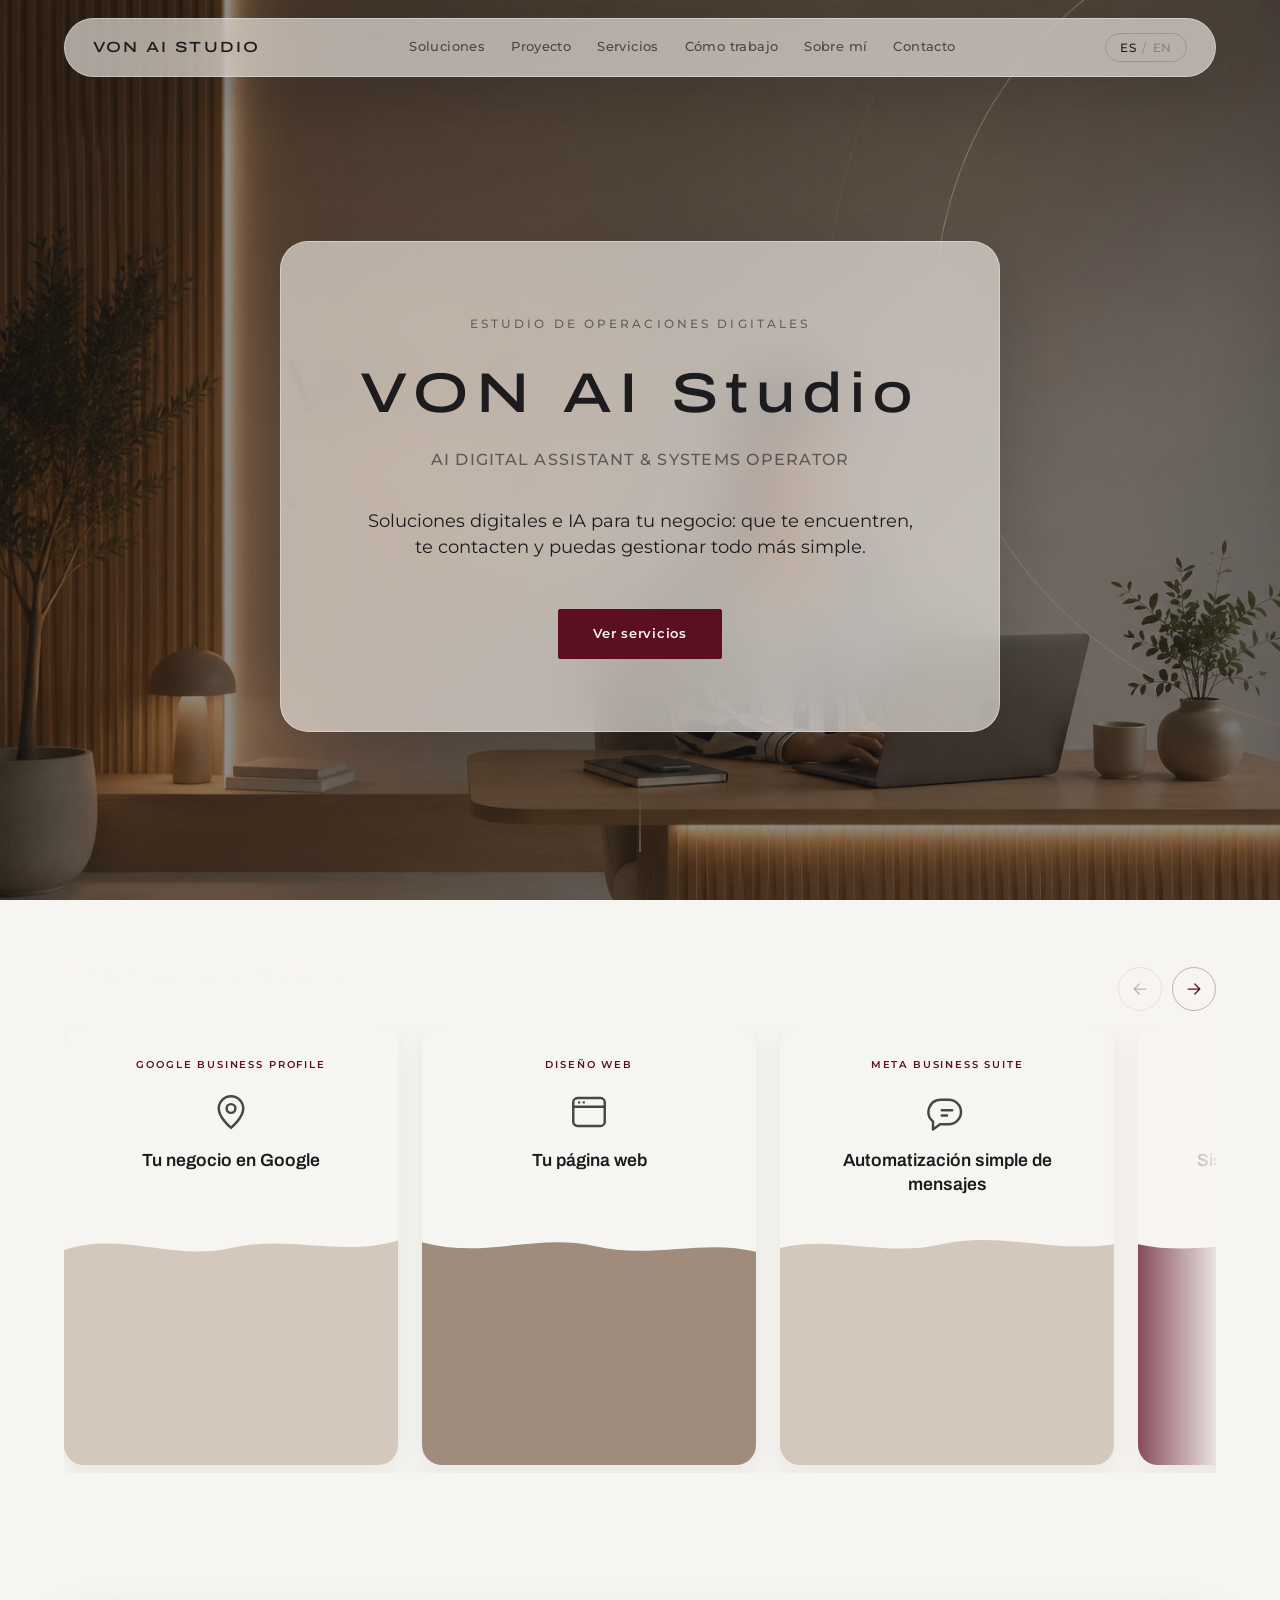
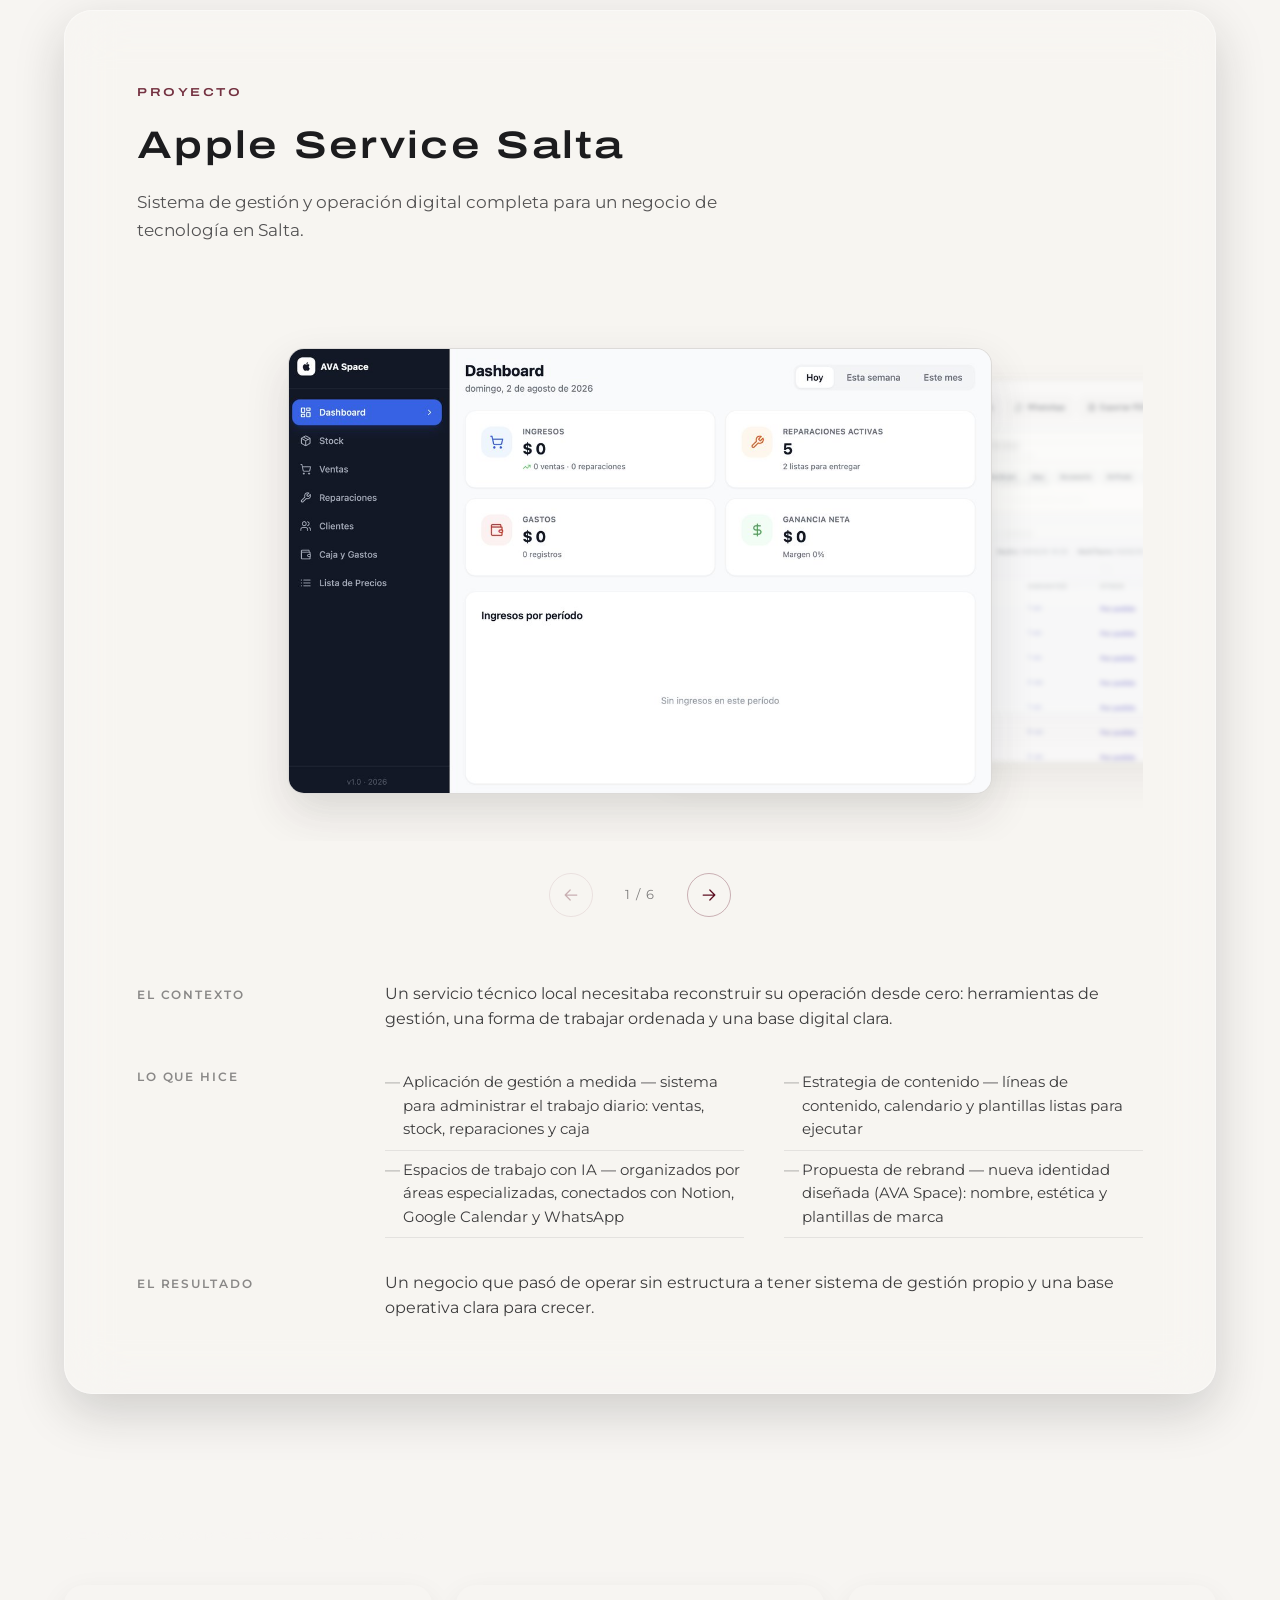
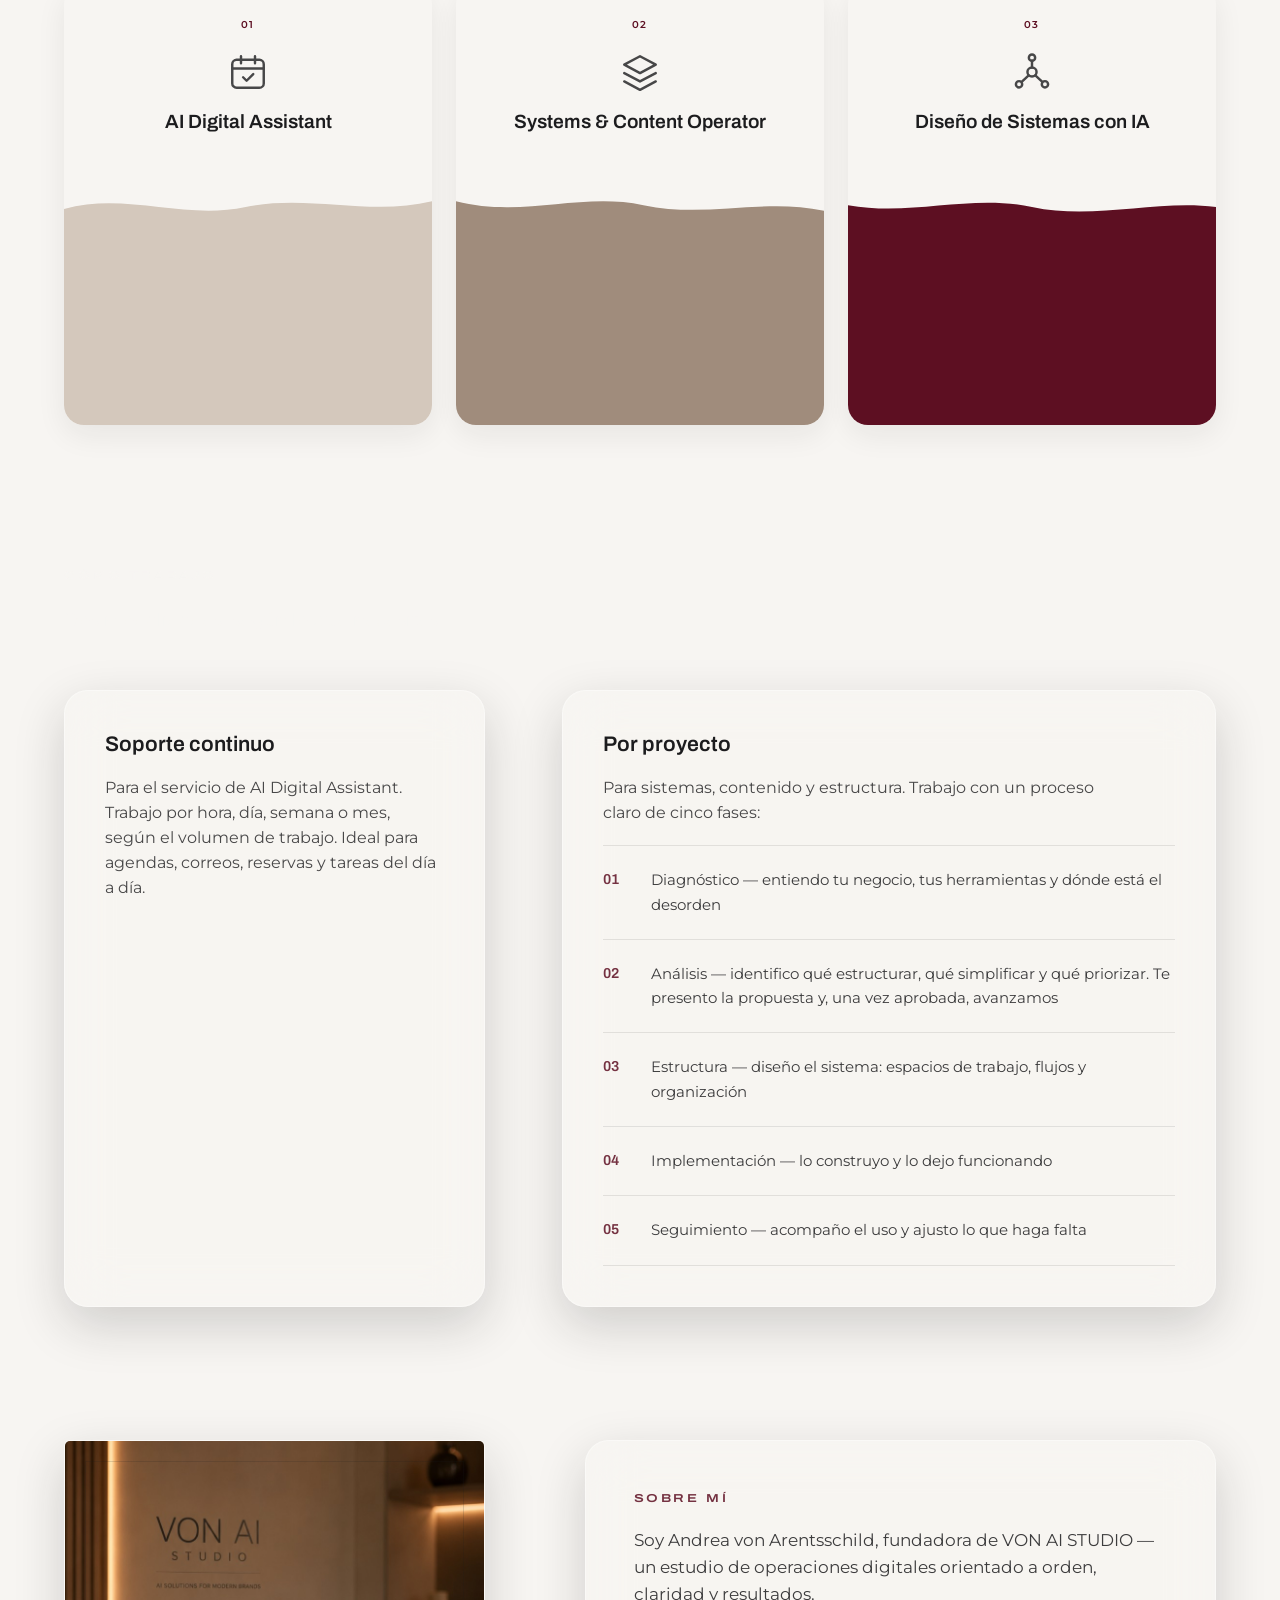
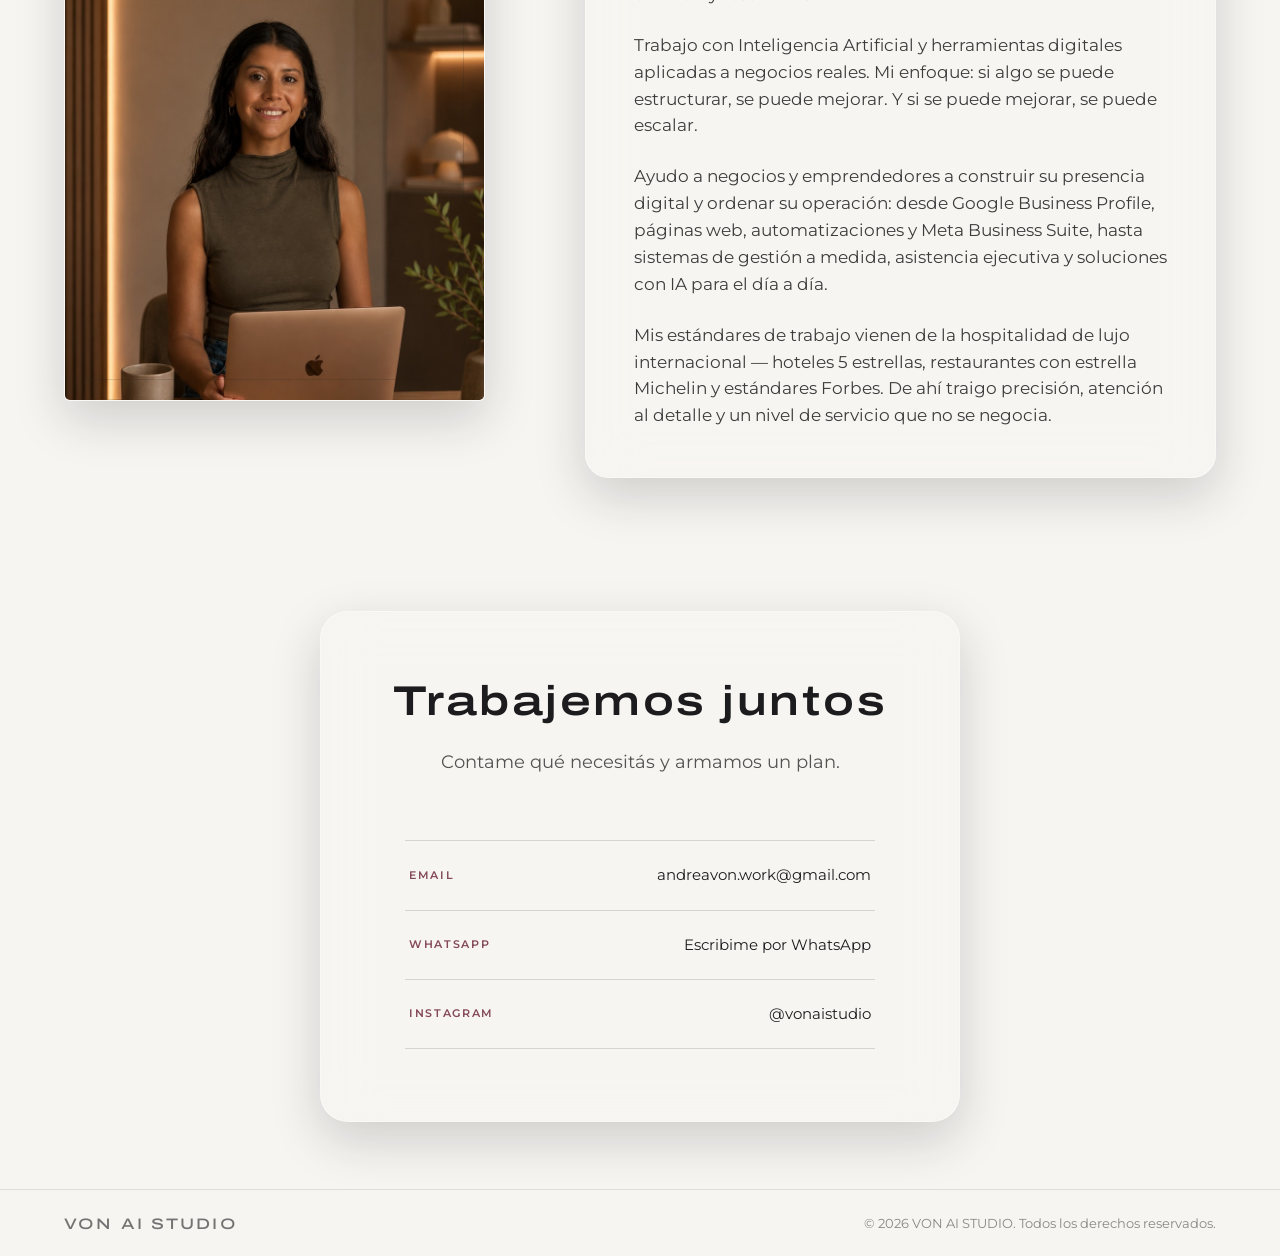
<file: index.html>
<!DOCTYPE html>
<html lang="es" data-lang="es">
<head>
<meta charset="UTF-8">
<meta name="viewport" content="width=device-width, initial-scale=1.0">
<title>VON AI STUDIO — AI Digital Assistant & Systems Operator</title>
<meta name="description" content="VON AI STUDIO — Organizo la operación digital de tu negocio: sistemas claros, flujos de trabajo con IA y estructura que se sostiene.">

<link rel="preconnect" href="https://fonts.googleapis.com">
<link rel="preconnect" href="https://fonts.gstatic.com" crossorigin>
<link href="https://fonts.googleapis.com/css2?family=Archivo:wdth,wght@62.5..125,400..700&family=Montserrat:wght@400;500;600&display=swap" rel="stylesheet">

<link rel="stylesheet" href="assets/css/style.css">
</head>
<body>

<!-- fixed background photo: a real position:fixed element (not
     background-attachment:fixed) so it also works on iOS Safari -->
<div class="site-bg" aria-hidden="true"></div>

<!-- ambient cursor light -->
<div class="spotlight" id="spotlight" aria-hidden="true"></div>

<!-- ============ NAV ============ -->
<header class="site-header">
  <div class="nav-inner glass">
    <a href="#hero" class="logo">VON AI STUDIO</a>

    <nav class="main-nav" id="main-nav">
      <a href="#soluciones" class="lang-es">Soluciones</a><a href="#soluciones" class="lang-en">Solutions</a>
      <a href="#proyecto" class="lang-es">Proyecto</a><a href="#proyecto" class="lang-en">Project</a>
      <a href="#servicios" class="lang-es">Servicios</a><a href="#servicios" class="lang-en">Services</a>
      <a href="#como-trabajo" class="lang-es">Cómo trabajo</a><a href="#como-trabajo" class="lang-en">How I work</a>
      <a href="#sobre-mi" class="lang-es">Sobre mí</a><a href="#sobre-mi" class="lang-en">About</a>
      <a href="#contacto" class="lang-es">Contacto</a><a href="#contacto" class="lang-en">Contact</a>
    </nav>

    <div class="nav-actions">
      <button class="lang-toggle" id="lang-toggle" aria-label="Switch language">
        <span class="lang-opt" data-set-lang="es">ES</span>
        <span class="lang-sep">/</span>
        <span class="lang-opt" data-set-lang="en">EN</span>
      </button>
      <button class="menu-btn" id="menu-btn" aria-label="Menu" aria-expanded="false">
        <span></span><span></span>
      </button>
    </div>
  </div>
</header>

<!-- ============ HERO ============ -->
<section id="hero" class="hero">
  <div class="hero-inner glass">
    <p class="eyebrow lang-es">Estudio de operaciones digitales</p>
    <p class="eyebrow lang-en">Digital operations studio</p>

    <h1 class="hero-title">VON AI Studio</h1>
    <p class="hero-subtitle">AI Digital Assistant &amp; Systems Operator</p>

    <p class="hero-text lang-es">Soluciones digitales e IA para tu negocio: que te encuentren, te contacten y puedas gestionar todo más simple.</p>
    <p class="hero-text lang-en">Digital and AI solutions for your business — so customers find you, reach you, and everything gets simpler to manage.</p>

    <a href="#soluciones" class="btn btn-primary">
      <span class="lang-es">Ver servicios</span><span class="lang-en">View services</span>
    </a>
  </div>
  <div class="hero-line" aria-hidden="true"></div>
</section>

<!-- ============ SOLUCIONES PARA TU NEGOCIO ============ -->
<section id="soluciones" class="solutions">
  <div class="solutions-inner">
    <p class="section-label lang-es">Soluciones para tu negocio</p>
    <p class="section-label lang-en">Solutions for your business</p>

    <div class="sol-carousel">
      <div class="sol-track" id="sol-track">

        <article class="sol-card sol-c1" data-sol="sol-1" tabindex="0" role="button">
          <div class="sol-fill" aria-hidden="true">
            <svg class="sol-wave" viewBox="0 0 320 40" preserveAspectRatio="none"><path d="M0,22 C55,2 105,34 160,20 C215,6 265,30 320,12 L320,40 L0,40 Z"/></svg>
          </div>
          <div class="sol-content">
            <p class="sol-tag lang-es">Google Business Profile</p>
            <p class="sol-tag lang-en">Google Business Profile</p>
            <span class="sol-icon" aria-hidden="true">
              <svg viewBox="0 0 24 24" fill="none" stroke="currentColor" stroke-width="1.4" stroke-linecap="round" stroke-linejoin="round"><path d="M12 21s7-5.686 7-11a7 7 0 1 0-14 0c0 5.314 7 11 7 11Z"/><circle cx="12" cy="10" r="2.5"/></svg>
            </span>
            <h3 class="sol-title lang-es">Tu negocio en Google</h3>
            <h3 class="sol-title lang-en">Your business on Google</h3>
            <div class="sol-hover">
              <p class="lang-es">Cuando te buscan en Google, ¿cómo aparece tu negocio? Creo u optimizo tu ficha completa: mapa, fotos de calidad que atraen clientes, horarios, reseñas e información siempre al día.</p>
              <p class="lang-en">When people search for you on Google, how does your business show up? I create or optimize your full profile: map, quality photos that attract customers, hours, reviews, and up-to-date information.</p>
              <span class="sol-arrow-icon" aria-hidden="true">&rarr;</span>
            </div>
          </div>
        </article>

        <article class="sol-card sol-c2" data-sol="sol-2" tabindex="0" role="button">
          <div class="sol-fill" aria-hidden="true">
            <svg class="sol-wave" viewBox="0 0 320 40" preserveAspectRatio="none"><path d="M0,14 C60,32 110,4 165,18 C220,32 270,10 320,24 L320,40 L0,40 Z"/></svg>
          </div>
          <div class="sol-content">
            <p class="sol-tag lang-es">Diseño web</p>
            <p class="sol-tag lang-en">Web design</p>
            <span class="sol-icon" aria-hidden="true">
              <svg viewBox="0 0 24 24" fill="none" stroke="currentColor" stroke-width="1.4" stroke-linecap="round" stroke-linejoin="round"><rect x="3" y="4" width="18" height="16" rx="2.5"/><path d="M3 9h18"/><path d="M6.4 6.5h.01M9 6.5h.01"/></svg>
            </span>
            <h3 class="sol-title lang-es">Tu página web</h3>
            <h3 class="sol-title lang-en">Your website</h3>
            <div class="sol-hover">
              <p class="lang-es">Una web simple y profesional para tu negocio: que te encuentren, te conozcan y te contacten.</p>
              <p class="lang-en">A simple, professional website for your business: so people find you, get to know you, and reach out.</p>
              <span class="sol-arrow-icon" aria-hidden="true">&rarr;</span>
            </div>
          </div>
        </article>

        <article class="sol-card sol-c3" data-sol="sol-3" tabindex="0" role="button">
          <div class="sol-fill" aria-hidden="true">
            <svg class="sol-wave" viewBox="0 0 320 40" preserveAspectRatio="none"><path d="M0,20 C50,6 100,30 155,16 C210,2 265,26 320,16 L320,40 L0,40 Z"/></svg>
          </div>
          <div class="sol-content">
            <p class="sol-tag lang-es">Meta Business Suite</p>
            <p class="sol-tag lang-en">Meta Business Suite</p>
            <span class="sol-icon" aria-hidden="true">
              <svg viewBox="0 0 24 24" fill="none" stroke="currentColor" stroke-width="1.4" stroke-linecap="round" stroke-linejoin="round"><path d="M20 12a7 7 0 0 1-7 7H8l-4 3v-4.6A7 7 0 0 1 8 5h5a7 7 0 0 1 7 7Z"/><path d="M9 11h6M9 14h3"/></svg>
            </span>
            <h3 class="sol-title lang-es">Automatización simple de mensajes</h3>
            <h3 class="sol-title lang-en">Simple message automation</h3>
            <div class="sol-hover">
              <p class="lang-es">¿Te quedan mensajes de clientes sin responder entre tantas apps? Centralizo y automatizo tus consultas de WhatsApp, Instagram y Facebook.</p>
              <p class="lang-en">Are customer messages going unanswered across too many apps? I centralize and automate your WhatsApp, Instagram, and Facebook inquiries.</p>
              <span class="sol-arrow-icon" aria-hidden="true">&rarr;</span>
            </div>
          </div>
        </article>

        <article class="sol-card sol-c4" data-sol="sol-4" tabindex="0" role="button">
          <div class="sol-fill" aria-hidden="true">
            <svg class="sol-wave" viewBox="0 0 320 40" preserveAspectRatio="none"><path d="M0,16 C58,30 108,6 162,20 C216,34 268,12 320,20 L320,40 L0,40 Z"/></svg>
          </div>
          <div class="sol-content">
            <p class="sol-tag lang-es">Gestión a medida</p>
            <p class="sol-tag lang-en">Custom management</p>
            <span class="sol-icon" aria-hidden="true">
              <svg viewBox="0 0 24 24" fill="none" stroke="currentColor" stroke-width="1.4" stroke-linecap="round" stroke-linejoin="round"><rect x="3" y="3" width="7" height="9" rx="1.6"/><rect x="14" y="3" width="7" height="5" rx="1.6"/><rect x="3" y="16" width="7" height="5" rx="1.6"/><rect x="14" y="12" width="7" height="9" rx="1.6"/></svg>
            </span>
            <h3 class="sol-title lang-es">Sistema de gestión para tu negocio</h3>
            <h3 class="sol-title lang-en">A management system for your business</h3>
            <div class="sol-hover">
              <p class="lang-es">¿Llevás las ventas, el stock, turnos o los clientes en papel o en planillas sueltas? Creo un sistema simple para administrar todo tu negocio en un solo lugar.</p>
              <p class="lang-en">Are you tracking sales, stock, appointments, or your clients on paper or scattered spreadsheets? I build a simple system to run your whole business in one place.</p>
              <span class="sol-arrow-icon" aria-hidden="true">&rarr;</span>
            </div>
          </div>
        </article>

      </div>

      <div class="sol-peek sol-peek-start" id="sol-peek-start" aria-hidden="true"></div>
      <div class="sol-peek sol-peek-end" id="sol-peek-end" aria-hidden="true"></div>

      <div class="sol-navs">
        <button type="button" class="sol-nav" id="sol-prev" aria-label="Ver soluciones anteriores">
          <svg viewBox="0 0 24 24" fill="none" stroke="currentColor" stroke-width="1.5" stroke-linecap="round" stroke-linejoin="round"><path d="M19 12H5M11 6l-6 6 6 6"/></svg>
        </button>
        <button type="button" class="sol-nav" id="sol-next" aria-label="Ver más soluciones">
          <svg viewBox="0 0 24 24" fill="none" stroke="currentColor" stroke-width="1.5" stroke-linecap="round" stroke-linejoin="round"><path d="M5 12h14M13 6l6 6-6 6"/></svg>
        </button>
      </div>
    </div>

    <div class="sol-dots" id="sol-dots" aria-hidden="true">
      <span class="sol-dot is-active"></span><span class="sol-dot"></span><span class="sol-dot"></span><span class="sol-dot"></span>
    </div>

    <div class="sol-panels">

      <div class="sol-panel" id="sol-1">
        <div class="sol-panel-clip">
          <div class="sol-panel-inner glass">
            <button type="button" class="sol-panel-close" aria-label="Cerrar / Close">&times;</button>

            <h3 class="lang-es">Tu negocio en Google</h3>
            <h3 class="lang-en">Your business on Google</h3>
            <p class="sol-panel-sub lang-es">Tu ficha de Google completa y funcionando — para que quien te busque, te encuentre y confíe.</p>
            <p class="sol-panel-sub lang-en">Your Google profile complete and working — so whoever searches for you finds you and trusts you.</p>

            <div class="sol-blocks">
              <div class="sol-block">
                <span class="sol-block-icon" aria-hidden="true"><svg viewBox="0 0 24 24" fill="none" stroke="currentColor" stroke-width="1.4" stroke-linecap="round" stroke-linejoin="round"><path d="M12 21s7-5.686 7-11a7 7 0 1 0-14 0c0 5.314 7 11 7 11Z"/><circle cx="12" cy="10" r="2.5"/></svg></span>
                <h4 class="lang-es">En el mapa</h4>
                <h4 class="lang-en">On the map</h4>
                <p class="lang-es">Tu negocio ubicado y visible en Google Maps</p>
                <p class="lang-en">Your business located and visible on Google Maps</p>
              </div>
              <div class="sol-block">
                <span class="sol-block-icon" aria-hidden="true"><svg viewBox="0 0 24 24" fill="none" stroke="currentColor" stroke-width="1.4" stroke-linecap="round" stroke-linejoin="round"><rect x="3" y="4" width="18" height="16" rx="2.5"/><circle cx="8.5" cy="9.5" r="1.6"/><path d="m5 18 5-5 4 4 2-2 3 3"/></svg></span>
                <h4 class="lang-es">Ficha completa</h4>
                <h4 class="lang-en">Complete profile</h4>
                <p class="lang-es">Fotos, horarios, servicios y datos siempre correctos</p>
                <p class="lang-en">Photos, hours, services, and accurate information</p>
              </div>
              <div class="sol-block">
                <span class="sol-block-icon" aria-hidden="true"><svg viewBox="0 0 24 24" fill="none" stroke="currentColor" stroke-width="1.4" stroke-linecap="round" stroke-linejoin="round"><path d="m12 3 2.7 5.6 6.1.9-4.4 4.3 1 6.1L12 17l-5.4 2.9 1-6.1L3.2 9.5l6.1-.9L12 3Z"/></svg></span>
                <h4 class="lang-es">Reseñas activas</h4>
                <h4 class="lang-en">Active reviews</h4>
                <p class="lang-es">Lista para recibir opiniones de tus clientes</p>
                <p class="lang-en">Ready to receive your customers' feedback</p>
              </div>
            </div>

            <div class="sol-panel-foot">
              <a href="https://wa.me/5493876383191" target="_blank" rel="noopener" class="btn btn-primary">
                <span class="lang-es">Consultar por WhatsApp</span><span class="lang-en">Ask me on WhatsApp</span>
              </a>
            </div>
          </div>
        </div>
      </div>

      <div class="sol-panel" id="sol-2">
        <div class="sol-panel-clip">
          <div class="sol-panel-inner glass">
            <button type="button" class="sol-panel-close" aria-label="Cerrar / Close">&times;</button>

            <h3 class="lang-es">Tu página web</h3>
            <h3 class="lang-en">Your website</h3>
            <p class="sol-panel-sub lang-es">Una página a medida, clara y moderna, sin complicaciones técnicas para vos.</p>
            <p class="sol-panel-sub lang-en">A custom page, clear and modern, with no technical hassle for you.</p>

            <div class="sol-blocks">
              <div class="sol-block">
                <span class="sol-block-icon" aria-hidden="true"><svg viewBox="0 0 24 24" fill="none" stroke="currentColor" stroke-width="1.4" stroke-linecap="round" stroke-linejoin="round"><path d="M12 3a9 9 0 1 0 0 18c1 0 1.6-.7 1.6-1.5 0-.4-.2-.8-.5-1.1-.3-.3-.4-.6-.4-1 0-.8.7-1.4 1.5-1.4H16a5 5 0 0 0 5-5c0-4.4-4-8-9-8Z"/><circle cx="7.5" cy="11.5" r="1"/><circle cx="10" cy="7.5" r="1"/><circle cx="14.5" cy="7.5" r="1"/></svg></span>
                <h4 class="lang-es">Diseño a tu medida</h4>
                <h4 class="lang-en">Made to fit you</h4>
                <p class="lang-es">Tu negocio, tus colores, tu información</p>
                <p class="lang-en">Your business, your colors, your information</p>
              </div>
              <div class="sol-block">
                <span class="sol-block-icon" aria-hidden="true"><svg viewBox="0 0 24 24" fill="none" stroke="currentColor" stroke-width="1.4" stroke-linecap="round" stroke-linejoin="round"><path d="M10 13a5 5 0 0 0 7.5.5l3-3a5 5 0 0 0-7-7L11.8 5.2"/><path d="M14 11a5 5 0 0 0-7.5-.5l-3 3a5 5 0 0 0 7 7l1.7-1.7"/></svg></span>
                <h4 class="lang-es">Lista para compartir</h4>
                <h4 class="lang-en">Ready to share</h4>
                <p class="lang-es">Un link para tu Instagram, WhatsApp y tarjetas</p>
                <p class="lang-en">One link for your Instagram, WhatsApp, and cards</p>
              </div>
              <div class="sol-block">
                <span class="sol-block-icon" aria-hidden="true"><svg viewBox="0 0 24 24" fill="none" stroke="currentColor" stroke-width="1.4" stroke-linecap="round" stroke-linejoin="round"><path d="M20 12a7 7 0 0 1-7 7H8l-4 3v-4.6A7 7 0 0 1 8 5h5a7 7 0 0 1 7 7Z"/></svg></span>
                <h4 class="lang-es">Contacto directo</h4>
                <h4 class="lang-en">Direct contact</h4>
                <p class="lang-es">Botón de WhatsApp para que te escriban al instante</p>
                <p class="lang-en">WhatsApp button so customers can message you instantly</p>
              </div>
            </div>

            <div class="sol-panel-foot">
              <a href="https://wa.me/5493876383191" target="_blank" rel="noopener" class="btn btn-primary">
                <span class="lang-es">Consultar por WhatsApp</span><span class="lang-en">Ask me on WhatsApp</span>
              </a>
            </div>
          </div>
        </div>
      </div>

      <div class="sol-panel" id="sol-3">
        <div class="sol-panel-clip">
          <div class="sol-panel-inner glass">
            <button type="button" class="sol-panel-close" aria-label="Cerrar / Close">&times;</button>

            <h3 class="lang-es">Automatización simple de mensajes</h3>
            <h3 class="lang-en">Simple message automation</h3>
            <p class="sol-panel-sub lang-es">Todos tus mensajes organizados en una sola bandeja, para que ninguna venta se escape y ningún cliente quede sin responder.</p>
            <p class="sol-panel-sub lang-en">All your messages organized in one inbox, so no sale slips away and no customer goes unanswered.</p>

            <div class="sol-blocks">
              <div class="sol-block">
                <span class="sol-block-icon" aria-hidden="true"><svg viewBox="0 0 24 24" fill="none" stroke="currentColor" stroke-width="1.4" stroke-linecap="round" stroke-linejoin="round"><path d="M3 13h4.5l2 3h5l2-3H21"/><path d="M5.6 5h12.8l2.6 8v5a2 2 0 0 1-2 2H5a2 2 0 0 1-2-2v-5l2.6-8Z"/></svg></span>
                <h4 class="lang-es">Todo en un lugar</h4>
                <h4 class="lang-en">All in one place</h4>
                <p class="lang-es">WhatsApp, Instagram y Facebook en una sola bandeja</p>
                <p class="lang-en">WhatsApp, Instagram, and Facebook in a single inbox</p>
              </div>
              <div class="sol-block">
                <span class="sol-block-icon" aria-hidden="true"><svg viewBox="0 0 24 24" fill="none" stroke="currentColor" stroke-width="1.4" stroke-linecap="round" stroke-linejoin="round"><path d="M13 2.5 4.8 13.6H11l-1 8 8.4-11.3H12l1-7.8Z"/></svg></span>
                <h4 class="lang-es">Respuestas listas / automáticas</h4>
                <h4 class="lang-en">Ready-made / automatic replies</h4>
                <p class="lang-es">Algunas automáticas, otras guardadas para responder con rapidez</p>
                <p class="lang-en">Some automated, others saved to respond quickly</p>
              </div>
              <div class="sol-block">
                <span class="sol-block-icon" aria-hidden="true"><svg viewBox="0 0 24 24" fill="none" stroke="currentColor" stroke-width="1.4" stroke-linecap="round" stroke-linejoin="round"><path d="M12 3 5 6v6c0 4.5 3 8 7 9 4-1 7-4.5 7-9V6l-7-3Z"/><path d="m9 12 2 2 4-4"/></svg></span>
                <h4 class="lang-es">Sin apps nuevas</h4>
                <h4 class="lang-en">No new apps</h4>
                <p class="lang-es">Tus cuentas de siempre, centralizadas en un solo lugar</p>
                <p class="lang-en">Your existing accounts, centralized in one place</p>
              </div>
            </div>

            <div class="sol-panel-foot">
              <a href="https://wa.me/5493876383191" target="_blank" rel="noopener" class="btn btn-primary">
                <span class="lang-es">Consultar por WhatsApp</span><span class="lang-en">Ask me on WhatsApp</span>
              </a>
            </div>
          </div>
        </div>
      </div>

      <div class="sol-panel" id="sol-4">
        <div class="sol-panel-clip">
          <div class="sol-panel-inner glass">
            <button type="button" class="sol-panel-close" aria-label="Cerrar / Close">&times;</button>

            <h3 class="lang-es">Sistema de gestión para tu negocio</h3>
            <h3 class="lang-en">A management system for your business</h3>
            <p class="sol-panel-sub lang-es">Un sistema hecho para cómo trabaja tu negocio — sin planillas dispersas ni información perdida.</p>
            <p class="sol-panel-sub lang-en">A system built around how your business works — no scattered spreadsheets, no lost information.</p>

            <div class="sol-blocks">
              <div class="sol-block">
                <span class="sol-block-icon" aria-hidden="true"><svg viewBox="0 0 24 24" fill="none" stroke="currentColor" stroke-width="1.4" stroke-linecap="round" stroke-linejoin="round"><rect x="5" y="4" width="14" height="17" rx="2.2"/><path d="M9.5 4V3.2a1 1 0 0 1 1-1h3a1 1 0 0 1 1 1V4"/><path d="M9 10h6M9 13.5h6M9 17h3.5"/></svg></span>
                <h4 class="lang-es">Todo registrado</h4>
                <h4 class="lang-en">Everything recorded</h4>
                <p class="lang-es">Ventas, caja, stock, turnos, base de datos de clientes o lo que tu negocio necesite</p>
                <p class="lang-en">Sales, cash, stock, appointments, customer database, or whatever your business needs</p>
              </div>
              <div class="sol-block">
                <span class="sol-block-icon" aria-hidden="true"><svg viewBox="0 0 24 24" fill="none" stroke="currentColor" stroke-width="1.4" stroke-linecap="round" stroke-linejoin="round"><path d="M4 7h16M4 12h16M4 17h16"/><circle cx="9" cy="7" r="2"/><circle cx="15" cy="12" r="2"/><circle cx="8" cy="17" r="2"/></svg></span>
                <h4 class="lang-es">A tu medida</h4>
                <h4 class="lang-en">Made to measure</h4>
                <p class="lang-es">Diseñado según cómo trabajás, no al revés</p>
                <p class="lang-en">Designed around how you work, not the other way around</p>
              </div>
              <div class="sol-block">
                <span class="sol-block-icon" aria-hidden="true"><svg viewBox="0 0 24 24" fill="none" stroke="currentColor" stroke-width="1.4" stroke-linecap="round" stroke-linejoin="round"><circle cx="12" cy="12" r="9"/><path d="m8.4 12.4 2.5 2.5 4.7-5.2"/></svg></span>
                <h4 class="lang-es">Simple de usar</h4>
                <h4 class="lang-en">Simple to use</h4>
                <p class="lang-es">Pensado para el día a día, sin conocimientos técnicos</p>
                <p class="lang-en">Built for everyday use, no technical knowledge needed</p>
              </div>
            </div>

            <div class="sol-panel-foot">
              <a href="https://wa.me/5493876383191" target="_blank" rel="noopener" class="btn btn-primary">
                <span class="lang-es">Consultar por WhatsApp</span><span class="lang-en">Ask me on WhatsApp</span>
              </a>
              <a href="#proyecto" class="sol-panel-link">
                <span class="lang-es">Mirá un proyecto real más abajo &rarr; Apple Service Salta</span>
                <span class="lang-en">See a real project below &rarr; Apple Service Salta</span>
              </a>
            </div>
          </div>
        </div>
      </div>

    </div>
  </div>
</section>

<!-- ============ PROYECTO: APPLE SERVICE SALTA ============ -->
<section id="proyecto" class="project">
  <div class="project-inner glass">
    <p class="section-label lang-es">Proyecto</p>
    <p class="section-label lang-en">Project</p>

    <h2 class="lang-es">Apple Service Salta</h2>
    <h2 class="lang-en">Apple Service Salta</h2>

    <p class="project-subtitle lang-es">Sistema de gestión y operación digital completa para un negocio de tecnología en Salta.</p>
    <p class="project-subtitle lang-en">Management system and complete digital operations for a tech business in Salta, Argentina.</p>

    <div class="project-gallery" id="ava-gallery">
      <div class="gallery-stage" id="ava-stage">
        <figure class="gallery-item">
          <img src="assets/img/ava-dashboard.jpg" alt="Apple Service Salta — dashboard de gestión" loading="lazy">
        </figure>
        <figure class="gallery-item">
          <img src="assets/img/ava-precios.jpg" alt="Apple Service Salta — lista de precios" loading="lazy">
        </figure>
        <figure class="gallery-item">
          <img src="assets/img/ava-ventas.jpg" alt="Apple Service Salta — registro de ventas" loading="lazy">
        </figure>
        <figure class="gallery-item">
          <img src="assets/img/ava-clientes.jpg" alt="Apple Service Salta — base de clientes" loading="lazy">
        </figure>
        <figure class="gallery-item">
          <img src="assets/img/ava-exportacion.jpg" alt="Apple Service Salta — exportación de datos" loading="lazy">
        </figure>
        <figure class="gallery-item">
          <img src="assets/img/ava-modulos.jpg" alt="Apple Service Salta — módulos del sistema" loading="lazy">
        </figure>
      </div>

      <div class="gallery-controls">
        <button type="button" class="gallery-nav" id="ava-prev" aria-label="Captura anterior">
          <svg viewBox="0 0 24 24" fill="none" stroke="currentColor" stroke-width="1.5" stroke-linecap="round" stroke-linejoin="round"><path d="M19 12H5M11 6l-6 6 6 6"/></svg>
        </button>
        <p class="gallery-count"><span id="ava-index">1</span> / 6</p>
        <button type="button" class="gallery-nav" id="ava-next" aria-label="Captura siguiente">
          <svg viewBox="0 0 24 24" fill="none" stroke="currentColor" stroke-width="1.5" stroke-linecap="round" stroke-linejoin="round"><path d="M5 12h14M13 6l6 6-6 6"/></svg>
        </button>
      </div>
    </div>

    <div class="project-grid">
      <div class="project-col lang-es">
        <h4>El contexto</h4>
        <p>Un servicio técnico local necesitaba reconstruir su operación desde cero: herramientas de gestión, una forma de trabajar ordenada y una base digital clara.</p>

        <h4>Lo que hice</h4>
        <ul>
          <li>Aplicación de gestión a medida — sistema para administrar el trabajo diario: ventas, stock, reparaciones y caja</li>
          <li>Espacios de trabajo con IA — organizados por áreas especializadas, conectados con Notion, Google Calendar y WhatsApp</li>
          <li>Estrategia de contenido — líneas de contenido, calendario y plantillas listas para ejecutar</li>
          <li>Propuesta de rebrand — nueva identidad diseñada (AVA Space): nombre, estética y plantillas de marca</li>
        </ul>

        <h4>El resultado</h4>
        <p>Un negocio que pasó de operar sin estructura a tener sistema de gestión propio y una base operativa clara para crecer.</p>
      </div>

      <div class="project-col lang-en">
        <h4>The context</h4>
        <p>A local tech repair business needed to rebuild its operation from scratch: management tools, an organized way of working, and a clear digital base.</p>

        <h4>What I did</h4>
        <ul>
          <li>Custom management application — a system to run the daily work: sales, stock, repairs, and cash register</li>
          <li>AI workspaces — organized by specialized areas, connected to Notion, Google Calendar, and WhatsApp</li>
          <li>Content strategy — content lines, calendar, and templates ready to execute</li>
          <li>Rebrand proposal — new identity designed (AVA Space): name, aesthetics, and brand templates</li>
        </ul>

        <h4>The result</h4>
        <p>A business that went from operating without structure to having its own management system and a clear operational base to grow.</p>
      </div>
    </div>
  </div>
</section>

<!-- ============ SERVICIOS ============ -->
<section id="servicios" class="services">
  <div class="services-inner">
    <p class="section-label lang-es">Servicios completos del estudio</p>
    <p class="section-label lang-en">Full studio services</p>

    <div class="services-grid">

      <article class="service-tile tile-1" data-panel="panel-1">
        <div class="tile-fill" aria-hidden="true">
          <svg class="tile-wave" viewBox="0 0 320 40" preserveAspectRatio="none"><path d="M0,21 C54,3 104,33 158,19 C212,5 266,29 320,13 L320,40 L0,40 Z"/></svg>
        </div>
        <div class="tile-content">
          <p class="tile-tag">01</p>
          <span class="tile-icon" aria-hidden="true">
            <svg viewBox="0 0 24 24" fill="none" stroke="currentColor" stroke-width="1.4" stroke-linecap="round" stroke-linejoin="round"><rect x="3" y="5" width="18" height="16" rx="2.5"/><path d="M8 3v4M16 3v4M3 10h18"/><path d="m9.2 15 2 2 3.8-3.8"/></svg>
          </span>

          <h3 class="tile-title lang-es">AI Digital Assistant</h3>
          <h3 class="tile-title lang-en">AI Digital Assistant</h3>

          <span class="tile-chevron" aria-hidden="true">
            <svg viewBox="0 0 24 24" fill="none"><path d="M5 9l7 7 7-7" stroke="currentColor" stroke-width="1.5" stroke-linecap="round" stroke-linejoin="round"/></svg>
          </span>

          <div class="tile-reveal">
            <div class="tile-reveal-inner">
              <p class="lang-es">Asistencia ejecutiva y administrativa remota para tu día a día. Me ocupo de las tareas operativas que te consumen tiempo — agenda, correos, reservas, seguimiento — para que vos te enfoques en tu negocio.</p>
              <p class="lang-en">Remote executive and administrative assistance for your day-to-day. I take care of the operational tasks that consume your time — calendar, email, bookings, follow-ups — so you can focus on your business.</p>

              <button type="button" class="tile-more" data-panel="panel-1">
                <span class="lang-es">Saber más →</span>
                <span class="lang-en">Learn more →</span>
              </button>
            </div>
          </div>
        </div>
      </article>

      <article class="service-tile tile-2" data-panel="panel-2">
        <div class="tile-fill" aria-hidden="true">
          <svg class="tile-wave" viewBox="0 0 320 40" preserveAspectRatio="none"><path d="M0,13 C58,31 108,3 163,17 C218,31 268,9 320,23 L320,40 L0,40 Z"/></svg>
        </div>
        <div class="tile-content">
          <p class="tile-tag">02</p>
          <span class="tile-icon" aria-hidden="true">
            <svg viewBox="0 0 24 24" fill="none" stroke="currentColor" stroke-width="1.4" stroke-linecap="round" stroke-linejoin="round"><path d="m12 3 9 4.8-9 4.8-9-4.8L12 3Z"/><path d="m3 12.6 9 4.8 9-4.8"/><path d="m3 17.4 9 4.8 9-4.8"/></svg>
          </span>

          <h3 class="tile-title lang-es">Systems &amp; Content Operator</h3>
          <h3 class="tile-title lang-en">Systems &amp; Content Operator</h3>

          <span class="tile-chevron" aria-hidden="true">
            <svg viewBox="0 0 24 24" fill="none"><path d="M5 9l7 7 7-7" stroke="currentColor" stroke-width="1.5" stroke-linecap="round" stroke-linejoin="round"/></svg>
          </span>

          <div class="tile-reveal">
            <div class="tile-reveal-inner">
              <p class="lang-es">Organización y operación de sistemas de trabajo, estructurando procesos, flujos y herramientas digitales para que la gestión sea clara, eficiente y sostenible. Incluye la parte operativa de contenido para redes sociales.</p>
              <p class="lang-en">Organization and operation of work systems — structuring processes, workflows, and digital tools so management is clear, efficient, and sustainable. Includes the operational side of social media content.</p>

              <button type="button" class="tile-more" data-panel="panel-2">
                <span class="lang-es">Saber más →</span>
                <span class="lang-en">Learn more →</span>
              </button>
            </div>
          </div>
        </div>
      </article>

      <article class="service-tile tile-3" data-panel="panel-3">
        <div class="tile-fill" aria-hidden="true">
          <svg class="tile-wave" viewBox="0 0 320 40" preserveAspectRatio="none"><path d="M0,17 C56,29 106,5 160,19 C214,33 268,11 320,19 L320,40 L0,40 Z"/></svg>
        </div>
        <div class="tile-content">
          <p class="tile-tag">03</p>
          <span class="tile-icon" aria-hidden="true">
            <svg viewBox="0 0 24 24" fill="none" stroke="currentColor" stroke-width="1.4" stroke-linecap="round" stroke-linejoin="round"><circle cx="12" cy="12" r="2.6"/><circle cx="12" cy="3.8" r="1.8"/><circle cx="4.6" cy="19" r="1.8"/><circle cx="19.4" cy="19" r="1.8"/><path d="M12 5.6v3.8M10.1 13.9 6.1 17.6M13.9 13.9l4 3.7"/></svg>
          </span>

          <h3 class="tile-title lang-es">Diseño de Sistemas con IA</h3>
          <h3 class="tile-title lang-en">Systems Architect</h3>

          <span class="tile-chevron" aria-hidden="true">
            <svg viewBox="0 0 24 24" fill="none"><path d="M5 9l7 7 7-7" stroke="currentColor" stroke-width="1.5" stroke-linecap="round" stroke-linejoin="round"/></svg>
          </span>

          <div class="tile-reveal">
            <div class="tile-reveal-inner">
              <p class="lang-es">Diseño e implementación de la infraestructura digital completa de un negocio: sistemas de gestión a medida, estructuras de trabajo con IA, integración de herramientas y flujos operativos que quedan funcionando.</p>
              <p class="lang-en">Design and implementation of a business's complete digital infrastructure: custom management systems, AI-integrated work structures, tool integration, and documented operational workflows that stay running.</p>

              <button type="button" class="tile-more" data-panel="panel-3">
                <span class="lang-es">Saber más →</span>
                <span class="lang-en">Learn more →</span>
              </button>
            </div>
          </div>
        </div>
      </article>

    </div>

    <div class="service-panels">

      <div class="service-panel" id="panel-1">
        <div class="panel-clip">
          <div class="panel-inner glass">
            <button type="button" class="panel-close" aria-label="Cerrar / Close">&times;</button>

            <div class="panel-head">
              <img class="panel-photo" src="assets/img/panel-assistant.jpg" alt="" loading="lazy">
              <div class="panel-head-text">
                <h3 class="lang-es">AI Digital Assistant</h3>
                <h3 class="lang-en">AI Digital Assistant</h3>
              </div>
            </div>

            <div class="panel-groups">

              <div class="panel-group">
                <h4 class="lang-es">Administración &amp; Organización</h4>
                <h4 class="lang-en">Administration &amp; Organization</h4>
                <ul class="lang-es">
                  <li>Organización y gestión de agenda</li>
                  <li>Coordinación y seguimiento de reuniones</li>
                  <li>Gestión de correos y comunicaciones</li>
                  <li>Redacción y revisión de documentos</li>
                  <li>Organización de archivos y documentación</li>
                  <li>Preparación de presentaciones e informes</li>
                  <li>Seguimiento de tareas y proyectos</li>
                </ul>
                <ul class="lang-en">
                  <li>Calendar organization and management</li>
                  <li>Meeting coordination and follow-up</li>
                  <li>Email and communications management</li>
                  <li>Document drafting and review</li>
                  <li>File and documentation organization</li>
                  <li>Presentation and report preparation</li>
                  <li>Task and project tracking</li>
                </ul>
              </div>

              <div class="panel-group">
                <h4 class="lang-es">Operación Diaria</h4>
                <h4 class="lang-en">Daily Operations</h4>
                <ul class="lang-es">
                  <li>Gestión de proveedores y contactos clave</li>
                  <li>Coordinación entre equipos o áreas, scheduling</li>
                  <li>Soporte en procesos administrativos generales</li>
                  <li>Acompañamiento operativo con visión de Project Management</li>
                </ul>
                <ul class="lang-en">
                  <li>Vendor and key contact management</li>
                  <li>Cross-team coordination and scheduling</li>
                  <li>Support with general administrative processes</li>
                  <li>Operational support with a project management mindset</li>
                </ul>
              </div>

              <div class="panel-group">
                <h4 class="lang-es">Viajes &amp; Logística</h4>
                <h4 class="lang-en">Travel &amp; Logistics</h4>
                <ul class="lang-es">
                  <li>Planificación y organización de viajes</li>
                  <li>Búsqueda y reserva de vuelos, alojamiento y traslados</li>
                  <li>Armado de itinerarios detallados</li>
                  <li>Pet travel</li>
                  <li>Gestión de documentación de viaje</li>
                  <li>Coordinación logística antes y durante el viaje</li>
                </ul>
                <ul class="lang-en">
                  <li>Trip planning and organization</li>
                  <li>Flight, accommodation, and transfer search and booking</li>
                  <li>Detailed itinerary building</li>
                  <li>Pet travel</li>
                  <li>Travel documentation management</li>
                  <li>Logistics coordination before and during the trip</li>
                </ul>
              </div>

              <div class="panel-group">
                <h4 class="lang-es">IA aplicada</h4>
                <h4 class="lang-en">Applied AI</h4>
                <ul class="lang-es">
                  <li>Uso estratégico de herramientas de IA para optimizar tareas administrativas y operativas del día a día</li>
                </ul>
                <ul class="lang-en">
                  <li>Strategic use of AI tools to optimize daily administrative and operational tasks</li>
                </ul>
              </div>

            </div>

            <p class="panel-mode lang-es"><strong>Modalidad de trabajo:</strong> por hora · por día · por semana · por mes (retainer) · por tarea puntual</p>
            <p class="panel-mode lang-en"><strong>Ways of working:</strong> hourly · daily · weekly · monthly (retainer) · one-off tasks</p>
          </div>
        </div>
      </div>

      <div class="service-panel" id="panel-2">
        <div class="panel-clip">
          <div class="panel-inner glass">
            <button type="button" class="panel-close" aria-label="Cerrar / Close">&times;</button>

            <div class="panel-head">
              <img class="panel-photo" src="assets/img/panel-operator.jpg" alt="" loading="lazy">
              <div class="panel-head-text">
                <h3 class="lang-es">Systems &amp; Content Operator</h3>
                <h3 class="lang-en">Systems &amp; Content Operator</h3>
              </div>
            </div>

            <div class="panel-groups">

              <div class="panel-group">
                <h4 class="lang-es">Sistemas &amp; Organización</h4>
                <h4 class="lang-en">Systems &amp; Organization</h4>
                <ul class="lang-es">
                  <li>Diseño de flujos y procesos de trabajo</li>
                  <li>Creación de tableros y plantillas operativas</li>
                  <li>Organización de documentación y recursos</li>
                  <li>Integración de herramientas digitales (Notion, ClickUp, etc.)</li>
                  <li>Sistemas de trabajo interno para creadores y negocios</li>
                </ul>
                <ul class="lang-en">
                  <li>Workflow and process design</li>
                  <li>Operational boards and templates</li>
                  <li>Documentation and resource organization</li>
                  <li>Digital tool integration (Notion, ClickUp, etc.)</li>
                  <li>Internal work systems for creators and businesses</li>
                </ul>
              </div>

              <div class="panel-group">
                <h4 class="lang-es">Contenido (parte operativa)</h4>
                <h4 class="lang-en">Content (operational side)</h4>
                <ul class="lang-es">
                  <li>Estructura y planificación de calendario de contenido</li>
                  <li>Organización de ideas, hooks, guiones y CTAs</li>
                  <li>Plantillas de marca y recursos visuales</li>
                  <li>Sistemas de gestión de contenido para redes y proyectos</li>
                </ul>
                <ul class="lang-en">
                  <li>Content calendar structure and planning</li>
                  <li>Organization of ideas, hooks, scripts, and CTAs</li>
                  <li>Brand templates and visual resources</li>
                  <li>Content management systems for social media and projects</li>
                </ul>
              </div>

              <div class="panel-group">
                <h4 class="lang-es">IA &amp; Automatización</h4>
                <h4 class="lang-en">AI &amp; Automation</h4>
                <ul class="lang-es">
                  <li>IA aplicada a procesos específicos de trabajo</li>
                  <li>Implementación de flujos y sistemas digitales personalizados</li>
                  <li>Desarrollo de soluciones operativas con IA como herramienta de ejecución</li>
                  <li>Automatización de tareas según viabilidad y alcance de cada proyecto</li>
                </ul>
                <ul class="lang-en">
                  <li>AI applied to specific work processes</li>
                  <li>Implementation of custom digital workflows and systems</li>
                  <li>Operational solutions built with AI as an execution tool</li>
                  <li>Task automation depending on each project's scope and feasibility</li>
                </ul>
              </div>

            </div>
          </div>
        </div>
      </div>

      <div class="service-panel" id="panel-3">
        <div class="panel-clip">
          <div class="panel-inner glass">
            <button type="button" class="panel-close" aria-label="Cerrar / Close">&times;</button>

            <div class="panel-head">
              <img class="panel-photo" src="assets/img/panel-architect.jpg" alt="" loading="lazy">
              <div class="panel-head-text">
                <h3 class="lang-es">Systems Architect</h3>
                <h3 class="lang-en">Systems Architect</h3>

                <div class="panel-lead">
                  <h4 class="lang-es">Para quién es:</h4>
                  <h4 class="lang-en">Who it's for:</h4>
                  <p class="lang-es">Negocios que necesitan una digitalización operativa completa — no solo organizar una parte, sino construir desde cero o reorganizar toda la base digital desde la que operan.</p>
                  <p class="lang-en">Businesses that need complete operational digitalization — not just organizing one part, but building from scratch or restructuring the entire digital base they operate from.</p>
                </div>
              </div>
            </div>

            <div class="panel-groups">

              <div class="panel-group">
                <h4 class="lang-es">Sistemas &amp; Operación</h4>
                <h4 class="lang-en">Systems &amp; Operations</h4>
                <ul class="lang-es">
                  <li>Diagnóstico completo de la operación actual</li>
                  <li>Diseño de arquitectura de trabajo digital</li>
                  <li>Construcción de sistemas de gestión personalizados</li>
                  <li>Integración de plataformas y herramientas digitales</li>
                  <li>Diseño y documentación de flujos operativos</li>
                  <li>Protocolos y SOPs documentados</li>
                </ul>
                <ul class="lang-en">
                  <li>Full diagnosis of the current operation</li>
                  <li>Digital work architecture design</li>
                  <li>Custom management system building</li>
                  <li>Platform and digital tool integration</li>
                  <li>Operational workflow design and documentation</li>
                  <li>Documented protocols and SOPs</li>
                </ul>
              </div>

              <div class="panel-group">
                <h4 class="lang-es">Desarrollo Digital</h4>
                <h4 class="lang-en">Digital Development</h4>
                <ul class="lang-es">
                  <li>Creación de sitios web y páginas web a medida</li>
                  <li>Construcción de aplicaciones de gestión personalizadas</li>
                </ul>
                <ul class="lang-en">
                  <li>Custom websites and web pages</li>
                  <li>Custom management applications</li>
                </ul>
              </div>

              <div class="panel-group">
                <h4 class="lang-es">IA &amp; Automatización</h4>
                <h4 class="lang-en">AI &amp; Automation</h4>
                <ul class="lang-es">
                  <li>Estructuras de trabajo con IA integrada</li>
                  <li>Implementación de soluciones digitales a medida</li>
                  <li>Automatización de flujos operativos según viabilidad</li>
                  <li>IA aplicada a procesos específicos del negocio</li>
                </ul>
                <ul class="lang-en">
                  <li>AI-integrated work structures</li>
                  <li>Custom digital solutions</li>
                  <li>Operational workflow automation depending on feasibility</li>
                  <li>AI applied to specific business processes</li>
                </ul>
              </div>

              <div class="panel-group">
                <h4 class="lang-es">Contenido &amp; Marca (cuando aplica)</h4>
                <h4 class="lang-en">Content &amp; Brand (when applicable)</h4>
                <ul class="lang-es">
                  <li>Estrategia y estructura de contenido</li>
                  <li>Calendario, guiones y plantillas de producción</li>
                  <li>Identidad operativa y rebrand</li>
                </ul>
                <ul class="lang-en">
                  <li>Content strategy and structure</li>
                  <li>Calendar, scripts, and production templates</li>
                  <li>Operational identity and rebrand</li>
                </ul>
              </div>

            </div>

            <div class="panel-add">
              <h4 class="lang-es">Complemento opcional:</h4>
              <h4 class="lang-en">Optional add-on:</h4>
              <p class="lang-es">Rebrand operativo: nombre, paleta, tipografía, tono de voz y reglas de marca — se evalúa y cotiza según necesidad del cliente.</p>
              <p class="lang-en">Operational rebrand: name, palette, typography, tone of voice, and brand guidelines — assessed and quoted based on each client's needs.</p>
            </div>

            <p class="panel-mode lang-es"><strong>Modalidad de trabajo:</strong> Por proyecto (modalidad principal), con fases definidas desde el inicio: Diagnóstico → Análisis → Estructura → Implementación → Seguimiento</p>
            <p class="panel-mode lang-en"><strong>Ways of working:</strong> Per project (main modality), with phases defined from the start: Diagnosis → Analysis → Structure → Implementation → Follow-up</p>
          </div>
        </div>
      </div>

    </div>
  </div>
</section>

<!-- ============ CÓMO TRABAJO ============ -->
<section id="como-trabajo" class="how">
  <div class="how-inner">
    <p class="section-label lang-es">Cómo trabajo</p>
    <p class="section-label lang-en">How I work</p>

    <p class="how-intro lang-es">Dos modalidades, según lo que necesites:</p>
    <p class="how-intro lang-en">Two ways of working, depending on what you need:</p>

    <div class="how-grid">
      <div class="how-block glass">
        <h3 class="lang-es">Soporte continuo</h3>
        <h3 class="lang-en">Ongoing support</h3>
        <p class="lang-es">Para el servicio de AI Digital Assistant. Trabajo por hora, día, semana o mes, según el volumen de trabajo. Ideal para agendas, correos, reservas y tareas del día a día.</p>
        <p class="lang-en">For the AI Digital Assistant service. I work by the hour, day, week, or month, depending on workload. Ideal for calendars, email, bookings, and day-to-day tasks.</p>
      </div>

      <div class="how-block glass">
        <h3 class="lang-es">Por proyecto</h3>
        <h3 class="lang-en">Project-based</h3>
        <p class="lang-es">Para sistemas, contenido y estructura. Trabajo con un proceso claro de cinco fases:</p>
        <p class="lang-en">For systems, content, and structure. I follow a clear five-phase process:</p>

        <ol class="how-phases lang-es">
          <li><span>01</span>Diagnóstico — entiendo tu negocio, tus herramientas y dónde está el desorden</li>
          <li><span>02</span>Análisis — identifico qué estructurar, qué simplificar y qué priorizar. Te presento la propuesta y, una vez aprobada, avanzamos</li>
          <li><span>03</span>Estructura — diseño el sistema: espacios de trabajo, flujos y organización</li>
          <li><span>04</span>Implementación — lo construyo y lo dejo funcionando</li>
          <li><span>05</span>Seguimiento — acompaño el uso y ajusto lo que haga falta</li>
        </ol>
        <ol class="how-phases lang-en">
          <li><span>01</span>Diagnosis — I get to know your business, your tools, and where the disorder is</li>
          <li><span>02</span>Analysis — I identify what to structure, simplify, and prioritize. I present a proposal and, once approved, we move forward</li>
          <li><span>03</span>Structure — I design the system: workspaces, workflows, and organization</li>
          <li><span>04</span>Implementation — I build it and leave it running</li>
          <li><span>05</span>Follow-up — I stay close, adjusting whatever needs it</li>
        </ol>
      </div>
    </div>
  </div>
</section>

<!-- ============ BIO ============ -->
<section id="sobre-mi" class="bio">
  <div class="bio-inner">
    <div class="bio-visual glass" aria-hidden="true">
      <img src="assets/img/bio-andrea.jpg" alt="" class="bio-photo">
      <div class="bio-frame"></div>
    </div>

    <div class="bio-content glass">
      <p class="section-label lang-es">Sobre mí</p>
      <p class="section-label lang-en">About</p>

      <div class="lang-es bio-text">
        <p>Soy Andrea von Arentsschild, fundadora de VON AI STUDIO — un estudio de operaciones digitales orientado a orden, claridad y resultados.</p>
        <p>Trabajo con Inteligencia Artificial y herramientas digitales aplicadas a negocios reales. Mi enfoque: si algo se puede estructurar, se puede mejorar. Y si se puede mejorar, se puede escalar.</p>
        <p>Ayudo a negocios y emprendedores a construir su presencia digital y ordenar su operación: desde Google Business Profile, páginas web, automatizaciones y Meta Business Suite, hasta sistemas de gestión a medida, asistencia ejecutiva y soluciones con IA para el día a día.</p>
        <p>Mis estándares de trabajo vienen de la hospitalidad de lujo internacional — hoteles 5 estrellas, restaurantes con estrella Michelin y estándares Forbes. De ahí traigo precisión, atención al detalle y un nivel de servicio que no se negocia.</p>
      </div>

      <div class="lang-en bio-text">
        <p>I'm Andrea von Arentsschild, founder of VON AI STUDIO — a digital operations studio built on order, clarity, and results.</p>
        <p>I work with Artificial Intelligence and digital tools applied to real businesses. My approach: if something can be structured, it can be improved. And if it can be improved, it can scale.</p>
        <p>I help businesses and entrepreneurs build their digital presence and organize their operations: from Google Business Profile, websites, automations, and Meta Business Suite, to custom management systems, executive assistance, and AI solutions for the day-to-day.</p>
        <p>My work standards come from international luxury hospitality — 5-star hotels, Michelin-starred restaurants, and Forbes standards. That's where I get my precision, attention to detail, and a level of service that doesn't get compromised.</p>
      </div>
    </div>
  </div>
</section>

<!-- ============ CONTACTO ============ -->
<section id="contacto" class="contact">
  <div class="contact-inner glass">
    <h2 class="lang-es">Trabajemos juntos</h2>
    <h2 class="lang-en">Let's work together</h2>

    <p class="lang-es">Contame qué necesitás y armamos un plan.</p>
    <p class="lang-en">Tell me what you need and we'll build a plan.</p>

    <div class="contact-links">
      <a href="mailto:andreavon.work@gmail.com" class="contact-link">
        <span class="contact-label">Email</span>
        <span>andreavon.work@gmail.com</span>
      </a>
      <a href="https://wa.me/5493876383191" target="_blank" rel="noopener" class="contact-link">
        <span class="contact-label">WhatsApp</span>
        <span class="lang-es">Escribime por WhatsApp</span>
        <span class="lang-en">Message me on WhatsApp</span>
      </a>
      <a href="https://instagram.com/vonaistudio" target="_blank" rel="noopener" class="contact-link">
        <span class="contact-label">Instagram</span>
        <span>@vonaistudio</span>
      </a>
    </div>
  </div>
</section>

<!-- ============ FOOTER ============ -->
<footer class="site-footer">
  <div class="footer-inner">
    <span class="logo footer-logo">VON AI STUDIO</span>
    <p class="lang-es">© 2026 VON AI STUDIO. Todos los derechos reservados.</p>
    <p class="lang-en">© 2026 VON AI STUDIO. All rights reserved.</p>
  </div>
</footer>

<script src="assets/js/script.js"></script>
</body>
</html>
</file>
<file: assets/css/style.css>
/* ============================================
   VON AI STUDIO — variables & reset
   ============================================ */
:root {
  --ivory: #F7F5F2;
  --beige: #D4C8BC;
  --moka: #A08C7C;
  --accent: #5d0f22;
  --graphite: #1C1C1E;

  /* rgb triplets, for rgba() with varying alpha */
  --graphite-rgb: 28, 28, 30;
  --ivory-rgb: 247, 245, 242;
  --accent-rgb: 93, 15, 34;

  --display: 'Archivo', sans-serif;
  --body: 'Montserrat', sans-serif;

  --container: 1180px;
  --gutter: clamp(24px, 5vw, 80px);
}

* { box-sizing: border-box; }

html {
  scroll-behavior: smooth;
}

body {
  margin: 0;
  background: var(--ivory);
  color: var(--graphite);
  font-family: var(--body);
  font-weight: 400;
  line-height: 1.6;
  -webkit-font-smoothing: antialiased;
}

/* ============================================
   FIXED BACKGROUND (parallax)
   A real position:fixed element rather than
   background-attachment:fixed, which iOS Safari
   never reliably supported.
   ============================================ */
.site-bg {
  position: fixed;
  inset: 0;
  z-index: -2;
  background-image: url("../img/hero-bg.jpg");
  background-size: cover;
  background-position: center 25%;
  background-repeat: no-repeat;
}

.site-bg::after {
  content: '';
  position: absolute;
  inset: 0;
  background: rgba(var(--graphite-rgb), 0.5);
}

img { max-width: 100%; display: block; }

a { color: inherit; text-decoration: none; }

ul, ol { padding: 0; margin: 0; list-style: none; }

h1, h2, h3, h4 {
  font-family: var(--display);
  font-weight: 600;
  line-height: 1.25;
  margin: 0;
  color: var(--graphite);
}

p { margin: 0; }

section {
  padding: clamp(40px, 5.2vw, 72px) var(--gutter);
  scroll-margin-top: 92px;
}

.section-label {
  font-family: var(--display);
  font-stretch: 125%;
  font-weight: 600;
  font-size: 0.72rem;
  letter-spacing: 0.22em;
  text-transform: uppercase;
  color: var(--accent);
  opacity: 0.85;
  margin-bottom: 20px;
}

/* Sections whose content is not wrapped in a glass panel put their text
   directly over the darkened background, where graphite and burgundy fall
   under 2.5:1. Those switch to ivory; panelled sections keep the accent. */
.solutions-inner > .section-label,
.services-inner > .section-label,
.how-inner > .section-label {
  color: var(--ivory);
  opacity: 0.9;
}

.how-intro {
  color: var(--ivory);
}

/* language visibility toggle */
[data-lang="es"] .lang-en { display: none; }
[data-lang="en"] .lang-es { display: none; }
[data-lang="es"] a.lang-en { display: none; }
[data-lang="en"] a.lang-es { display: none; }

/* ============================================
   GLASS (frosted transparency)
   ============================================ */
.glass {
  background: rgba(var(--ivory-rgb), 0.62);
  backdrop-filter: blur(28px) saturate(150%);
  -webkit-backdrop-filter: blur(28px) saturate(150%);
  border: 1px solid rgba(255, 255, 255, 0.35);
  box-shadow: 0 18px 50px rgba(var(--graphite-rgb), 0.18);
}

/* ============================================
   CURSOR SPOTLIGHT
   ============================================ */
.spotlight {
  position: fixed;
  inset: 0;
  z-index: 3;
  pointer-events: none;
  background: radial-gradient(
    45px circle at var(--mx, 50%) var(--my, 40%),
    rgba(255, 255, 255, 0.5),
    rgba(255, 255, 255, 0.18) 55%,
    transparent 100%
  );
  mix-blend-mode: soft-light;
  opacity: 0;
  transition: opacity 0.5s ease;
}

.spotlight.active { opacity: 1; }

@media (hover: none), (pointer: coarse) {
  .spotlight { display: none; }
}

/* ============================================
   HEADER / NAV
   ============================================ */
.site-header {
  position: fixed;
  top: 0; left: 0; right: 0;
  z-index: 100;
  padding: 18px var(--gutter) 0;
}

.nav-inner {
  max-width: var(--container);
  margin: 0 auto;
  padding: 14px 28px;
  border-radius: 100px;
  display: flex;
  align-items: center;
  justify-content: space-between;
}

.logo {
  font-family: var(--display);
  font-stretch: 125%;
  font-size: 0.92rem;
  letter-spacing: 0.14em;
  font-weight: 500;
  white-space: nowrap;
}

.main-nav {
  display: flex;
  gap: 26px;
}

.main-nav a {
  font-size: 0.8rem;
  font-weight: 500;
  letter-spacing: 0.03em;
  color: var(--graphite);
  opacity: 0.7;
  transition: opacity 0.25s ease;
  position: relative;
}

.main-nav a:hover { opacity: 1; }

.nav-actions {
  display: flex;
  align-items: center;
  gap: 22px;
}

.lang-toggle {
  background: none;
  border: 1px solid rgba(var(--graphite-rgb), 0.18);
  border-radius: 20px;
  padding: 6px 14px;
  font-family: var(--body);
  font-size: 0.75rem;
  letter-spacing: 0.05em;
  cursor: pointer;
  color: var(--graphite);
  display: flex;
  align-items: center;
  gap: 6px;
}

.lang-opt {
  opacity: 0.4;
  transition: opacity 0.2s ease;
}

.lang-sep { opacity: 0.3; }

[data-lang="es"] .lang-opt[data-set-lang="es"] { opacity: 1; font-weight: 500; }
[data-lang="en"] .lang-opt[data-set-lang="en"] { opacity: 1; font-weight: 500; }

.menu-btn {
  display: none;
  flex-direction: column;
  justify-content: center;
  gap: 5px;
  width: 32px;
  height: 32px;
  background: none;
  border: none;
  cursor: pointer;
}

.menu-btn span {
  display: block;
  width: 100%;
  height: 1px;
  background: var(--graphite);
  transition: transform 0.25s ease, opacity 0.25s ease;
}

/* ============================================
   BUTTONS
   ============================================ */
.btn {
  display: inline-block;
  padding: 14px 34px;
  border: 1px solid var(--accent);
  border-radius: 2px;
  font-size: 0.8rem;
  font-weight: 600;
  letter-spacing: 0.06em;
  transition: background 0.3s ease, color 0.3s ease;
}

.btn-primary {
  background: var(--accent);
  color: var(--ivory);
}

.btn-primary:hover {
  background: transparent;
  color: var(--accent);
}

/* ============================================
   HERO
   ============================================ */
.hero {
  min-height: 100vh;
  display: flex;
  align-items: center;
  justify-content: center;
  text-align: center;
  position: relative;
  overflow: hidden;
  padding-top: 140px;
}

.hero-inner {
  position: relative;
  z-index: 1;
  max-width: 720px;
  margin: 0 auto;
  padding: clamp(40px, 6vw, 72px) clamp(28px, 6vw, 80px);
  border-radius: 28px;
}

.eyebrow {
  font-size: 0.78rem;
  font-weight: 500;
  letter-spacing: 0.25em;
  text-transform: uppercase;
  opacity: 0.55;
  margin-bottom: 28px;
}

.hero-title {
  font-family: var(--display);
  font-stretch: 125%;
  font-weight: 500;
  font-size: clamp(1.85rem, 5.2vw, 3.5rem);
  letter-spacing: 0.13em;
  line-height: 1.15;
  margin-bottom: 20px;
}

.hero-subtitle {
  font-family: var(--body);
  font-size: clamp(0.85rem, 1.4vw, 0.98rem);
  font-weight: 500;
  letter-spacing: 0.08em;
  text-transform: uppercase;
  color: var(--graphite);
  opacity: 0.6;
  margin-bottom: 36px;
}

.hero-text {
  font-family: var(--body);
  font-size: clamp(0.95rem, 1.6vw, 1.1rem);
  line-height: 1.5;
  max-width: 600px;
  margin: 0 auto 48px;
  color: var(--graphite);
}

.hero-line {
  position: absolute;
  z-index: 1;
  bottom: 48px;
  left: 50%;
  transform: translateX(-50%);
  width: 1px;
  height: 60px;
  background: linear-gradient(to bottom, transparent, var(--ivory));
  opacity: 0.5;
}

/* ============================================
   BIO
   ============================================ */
.bio-inner {
  max-width: var(--container);
  margin: 0 auto;
  display: grid;
  grid-template-columns: 0.8fr 1.2fr;
  gap: clamp(40px, 8vw, 100px);
  align-items: start;
}

.bio-visual {
  position: relative;
  width: 100%;
  aspect-ratio: 3 / 4;
  display: flex;
  align-items: center;
  justify-content: center;
  overflow: hidden;
  border-radius: 6px;
}

.bio-visual::before {
  content: '';
  position: absolute;
  inset: 0;
  z-index: -1;
  background: var(--beige);
}

.bio-monogram {
  font-family: var(--display);
  font-style: italic;
  font-size: 14rem;
  color: var(--moka);
  opacity: 0.7;
  line-height: 1;
}

.bio-photo {
  position: absolute;
  inset: 0;
  width: 100%;
  height: 100%;
  object-fit: cover;
}

.bio-frame {
  position: absolute;
  inset: 20px;
  border: 1px solid rgba(var(--graphite-rgb), 0.15);
  pointer-events: none;
}

.bio-content {
  padding: clamp(32px, 4vw, 48px);
  border-radius: 24px;
}

.bio-text p {
  font-size: 1.05rem;
  margin-bottom: 24px;
  color: var(--graphite);
  opacity: 0.85;
  max-width: 620px;
}

.bio-text p:last-child { margin-bottom: 0; }

/* ============================================
   SOLUTIONS — carousel of wavy cards
   ============================================ */
.solutions-inner {
  max-width: var(--container);
  margin: 0 auto;
}

.sol-carousel {
  position: relative;
  margin-top: 40px;
}

.sol-track {
  display: flex;
  gap: 24px;
  overflow-x: auto;
  scroll-snap-type: x mandatory;
  scroll-behavior: smooth;
  scroll-padding-left: 0;
  padding-bottom: 8px;
  scrollbar-width: none;
  -ms-overflow-style: none;
}

.sol-track::-webkit-scrollbar { display: none; }

.sol-card {
  position: relative;
  flex: 0 0 29%;
  height: 440px;
  border-radius: 20px;
  overflow: hidden;
  background: var(--ivory);
  scroll-snap-align: start;
  cursor: pointer;
  box-shadow: 0 10px 30px rgba(var(--graphite-rgb), 0.07);
  transition: transform 0.45s cubic-bezier(0.19, 1, 0.22, 1),
              box-shadow 0.45s ease;
}

.sol-card:hover,
.sol-card:focus-visible {
  transform: translateY(-6px);
  box-shadow: 0 20px 44px rgba(var(--graphite-rgb), 0.13);
  outline: none;
}

/* per-card fill colour + the ink that stays legible on it */
.sol-c1 { --fill: var(--beige);  --ink: var(--graphite); }
.sol-c2 { --fill: var(--moka);   --ink: var(--graphite); }
.sol-c3 { --fill: var(--beige);  --ink: var(--graphite); }
.sol-c4 { --fill: var(--accent); --ink: var(--ivory); }

.sol-fill {
  position: absolute;
  left: 0;
  right: 0;
  bottom: 0;
  height: 45%;
  z-index: 1;
  color: var(--fill);
  background: currentColor;
  transition: height 0.5s cubic-bezier(0.19, 1, 0.22, 1);
}

/* the wave caps the fill: same currentColor, so one property drives both */
.sol-wave {
  position: absolute;
  bottom: 100%;
  left: 0;
  width: 100%;
  height: 38px;
  display: block;
}

.sol-wave path { fill: currentColor; }

.sol-card:hover .sol-fill,
.sol-card:focus-visible .sol-fill,
.sol-card.is-open .sol-fill { height: 78%; }

.sol-content {
  position: relative;
  z-index: 2;
  height: 100%;
  padding: 32px 26px 28px;
  text-align: center;
  display: flex;
  flex-direction: column;
  align-items: center;
}

.sol-tag {
  font-size: 0.64rem;
  font-weight: 600;
  letter-spacing: 0.18em;
  text-transform: uppercase;
  color: var(--accent);
  margin-bottom: 18px;
}

.sol-icon {
  display: block;
  width: 42px;
  height: 42px;
  margin-bottom: 16px;
  color: var(--graphite);
  opacity: 0.8;
}

.sol-icon svg { width: 100%; height: 100%; }

.sol-title {
  font-size: 1.1rem;
  line-height: 1.32;
  transition: color 0.4s ease;
}

.sol-card:hover .sol-title,
.sol-card:focus-visible .sol-title,
.sol-card.is-open .sol-title { color: var(--ink); }

.sol-hover {
  margin-top: 18px;
  color: var(--ink);
  opacity: 0;
  transform: translateY(10px);
  transition: opacity 0.4s ease, transform 0.4s ease;
}

.sol-card:hover .sol-hover,
.sol-card:focus-visible .sol-hover,
.sol-card.is-open .sol-hover {
  opacity: 1;
  transform: translateY(0);
}

.sol-hover p {
  font-size: 0.8rem;
  line-height: 1.55;
}

.sol-arrow-icon {
  display: block;
  margin-top: 16px;
  font-size: 1.25rem;
  line-height: 1;
}

/* right-edge fade; doubles as the hover zone that slides the 4th card in */
.sol-peek {
  position: absolute;
  top: 0;
  bottom: 8px;
  width: 110px;
  z-index: 3;
  cursor: pointer;
  transition: opacity 0.4s ease;
}

.sol-peek-end {
  right: 0;
  background: linear-gradient(to left, rgba(var(--ivory-rgb), 0.92), rgba(var(--ivory-rgb), 0));
}

.sol-peek-start {
  left: 0;
  background: linear-gradient(to right, rgba(var(--ivory-rgb), 0.92), rgba(var(--ivory-rgb), 0));
}

/* each edge only exists while there is something to scroll toward */
.sol-peek.is-off {
  opacity: 0;
  pointer-events: none;
}

.sol-navs {
  position: absolute;
  top: -58px;
  right: 0;
  display: flex;
  gap: 10px;
}

.sol-nav {
  width: 44px;
  height: 44px;
  border-radius: 50%;
  border: 1px solid rgba(var(--accent-rgb), 0.3);
  background: transparent;
  color: var(--accent);
  cursor: pointer;
  display: flex;
  align-items: center;
  justify-content: center;
  transition: background 0.3s ease, color 0.3s ease,
              opacity 0.3s ease, border-color 0.3s ease;
}

.sol-nav svg { width: 20px; height: 20px; }

.sol-nav:hover:not(:disabled) {
  background: var(--accent);
  color: var(--ivory);
}

.sol-nav:disabled {
  opacity: 0.3;
  cursor: default;
}

.sol-dots { display: none; }

/* ============================================
   SOLUTIONS — expanded panels
   ============================================ */
.sol-panels { margin-top: 4px; }

.sol-panel {
  display: grid;
  grid-template-rows: 0fr;
  scroll-margin-top: 110px;
  transition: grid-template-rows 0.55s cubic-bezier(0.19, 1, 0.22, 1);
}

.sol-panel.open { grid-template-rows: 1fr; }

.sol-panel-clip {
  overflow: hidden;
  min-height: 0;
}

.sol-panel-inner {
  position: relative;
  margin-top: 28px;
  padding: 56px clamp(28px, 5vw, 72px);
  border-radius: 24px;
  text-align: center;
  opacity: 0;
  transform: translateY(-8px);
  transition: opacity 0.4s ease 0.1s, transform 0.4s ease 0.1s;
}

.sol-panel.open .sol-panel-inner {
  opacity: 1;
  transform: translateY(0);
}

.sol-panel-close {
  position: absolute;
  top: 20px;
  right: 24px;
  width: 36px;
  height: 36px;
  border: 1px solid rgba(var(--graphite-rgb), 0.2);
  border-radius: 50%;
  background: transparent;
  color: var(--graphite);
  font-size: 1.2rem;
  line-height: 1;
  cursor: pointer;
  transition: background 0.25s ease, color 0.25s ease;
}

.sol-panel-close:hover {
  background: var(--accent);
  border-color: var(--accent);
  color: var(--ivory);
}

.sol-panel-inner > h3 {
  font-stretch: 125%;
  font-size: clamp(1.25rem, 2.2vw, 1.65rem);
  letter-spacing: 0.05em;
  line-height: 1.28;
  margin-bottom: 14px;
  padding: 0 40px;
}

.sol-panel-sub {
  font-size: 0.92rem;
  line-height: 1.65;
  opacity: 0.75;
  max-width: 60ch;
  margin: 0 auto;
}

.sol-blocks {
  display: grid;
  grid-template-columns: repeat(3, 1fr);
  gap: clamp(28px, 4vw, 56px);
  margin-top: 52px;
}

.sol-block-icon {
  display: inline-flex;
  align-items: center;
  justify-content: center;
  width: 46px;
  height: 46px;
  border-radius: 14px;
  background: rgba(var(--accent-rgb), 0.07);
  color: var(--accent);
  margin-bottom: 18px;
}

.sol-block-icon svg { width: 22px; height: 22px; }

.sol-block h4 {
  font-size: 0.98rem;
  margin-bottom: 8px;
}

.sol-block p {
  font-size: 0.85rem;
  line-height: 1.6;
  opacity: 0.75;
  max-width: 34ch;
  margin: 0 auto;
}

.sol-panel-foot {
  margin-top: 52px;
  display: flex;
  flex-direction: column;
  align-items: center;
  gap: 18px;
}

.sol-panel-link {
  font-size: 0.9rem;
  color: var(--accent);
  border-bottom: 1px solid rgba(var(--accent-rgb), 0.3);
  padding-bottom: 2px;
  transition: border-color 0.25s ease;
}

.sol-panel-link:hover { border-bottom-color: var(--accent); }

@media (max-width: 900px) {
  .sol-blocks {
    grid-template-columns: 1fr;
    gap: 36px;
    margin-top: 40px;
  }

  .sol-panel-inner { padding: 48px 24px; }
  .sol-panel-inner > h3 { padding: 0 32px; }
}

/* no hover to reveal on touch, so the cards show their copy up front;
   height:auto + flex stretch keeps them even despite differing text lengths */
@media (hover: none) {
  .sol-card { height: auto; min-height: 400px; }
  .sol-fill { height: 78%; }
  .sol-title { color: var(--ink); }
  .sol-hover { opacity: 1; transform: none; }
}

/* mobile: native swipe, ~1.5 cards, dots instead of the arrow */
@media (max-width: 720px) {
  .sol-card { flex: 0 0 72%; }
  .sol-navs, .sol-peek { display: none; }

  .sol-dots {
    display: flex;
    justify-content: center;
    gap: 8px;
    margin-top: 22px;
  }

  .sol-dot {
    width: 7px;
    height: 7px;
    border-radius: 50%;
    background: rgba(var(--graphite-rgb), 0.2);
    transition: background 0.3s ease, transform 0.3s ease;
  }

  .sol-dot.is-active {
    background: var(--accent);
    transform: scale(1.25);
  }
}

/* ============================================
   SERVICES
   ============================================ */
.services-inner {
  max-width: var(--container);
  margin: 0 auto;
}

.services-grid {
  display: grid;
  grid-template-columns: repeat(3, 1fr);
  gap: 24px;
  margin-top: 40px;
}

/* Same card language as the solutions carousel: rounded, borderless,
   soft shadow, light top and an organic colour fill that rises on hover. */
.service-tile {
  position: relative;
  height: 440px;
  border-radius: 20px;
  overflow: hidden;
  background: var(--ivory);
  box-shadow: 0 10px 30px rgba(var(--graphite-rgb), 0.07);
  transition: transform 0.45s cubic-bezier(0.19, 1, 0.22, 1),
              box-shadow 0.45s ease;
}

.service-tile:hover {
  transform: translateY(-6px);
  box-shadow: 0 20px 44px rgba(var(--graphite-rgb), 0.13);
}

.tile-1 { --fill: var(--beige);  --ink: var(--graphite); --ink-soft: rgba(var(--graphite-rgb), 0.35); }
.tile-2 { --fill: var(--moka);   --ink: var(--graphite); --ink-soft: rgba(var(--graphite-rgb), 0.35); }
.tile-3 { --fill: var(--accent); --ink: var(--ivory);    --ink-soft: rgba(var(--ivory-rgb), 0.5); }

.tile-fill {
  position: absolute;
  left: 0;
  right: 0;
  bottom: 0;
  height: 45%;
  z-index: 1;
  color: var(--fill);
  background: currentColor;
  transition: height 0.5s cubic-bezier(0.19, 1, 0.22, 1);
}

.tile-wave {
  position: absolute;
  bottom: 100%;
  left: 0;
  width: 100%;
  height: 38px;
  display: block;
}

.tile-wave path { fill: currentColor; }

.service-tile:hover .tile-fill,
.service-tile.touch-active .tile-fill { height: 78%; }

.tile-content {
  position: relative;
  z-index: 2;
  height: 100%;
  padding: 32px 26px 28px;
  text-align: center;
  display: flex;
  flex-direction: column;
  align-items: center;
}

.tile-tag {
  font-size: 0.64rem;
  font-weight: 600;
  letter-spacing: 0.18em;
  text-transform: uppercase;
  color: var(--accent);
  margin-bottom: 18px;
}

.tile-icon {
  display: block;
  width: 42px;
  height: 42px;
  margin-bottom: 16px;
  color: var(--graphite);
  opacity: 0.8;
}

.tile-icon svg { width: 100%; height: 100%; }

.tile-title {
  font-size: 1.2rem;
  line-height: 1.32;
  transition: color 0.4s ease;
}

.service-tile:hover .tile-title,
.service-tile.touch-active .tile-title { color: var(--ink); }

/* the risen fill reaches the icon, so it takes the card's ink too
   (a no-op on the light cards, where the ink is graphite anyway) */
.service-tile:hover .tile-icon,
.service-tile.touch-active .tile-icon { color: var(--ink); }

.tile-chevron { display: none; }

.tile-reveal {
  margin-top: 18px;
  color: var(--ink);
  opacity: 0;
  transform: translateY(10px);
  transition: opacity 0.4s ease, transform 0.4s ease;
}

.service-tile:hover .tile-reveal,
.service-tile.touch-active .tile-reveal {
  opacity: 1;
  transform: translateY(0);
}

.tile-reveal p {
  font-size: 0.8rem;
  line-height: 1.55;
}

.tile-more {
  margin-top: 16px;
  background: none;
  border: none;
  padding: 0 0 2px;
  font-family: var(--body);
  font-size: 0.8rem;
  font-weight: 600;
  letter-spacing: 0.04em;
  color: var(--ink);
  cursor: pointer;
  border-bottom: 1px solid var(--ink-soft);
  transition: border-color 0.25s ease;
}

.tile-more:hover { border-bottom-color: var(--ink); }

/* no hover on touch: the chevron signals the card opens, and the card
   grows with its content instead of reserving space for hidden copy */
@media (hover: none) {
  .service-tile { height: auto; }

  /* a fixed band holding just the chevron, with a shallower wave so its
     crest clears the title above it whatever the card height */
  .tile-fill { height: 58px; }
  .tile-wave { height: 24px; }
  .service-tile.touch-active .tile-fill { height: 78%; }
  .service-tile.touch-active .tile-wave { height: 38px; }

  .tile-chevron {
    display: block;
    width: 22px;
    height: 22px;
    margin-top: 14px;
    color: var(--graphite);
    transition: transform 0.35s ease;
  }

  .service-tile.touch-active .tile-chevron { transform: rotate(180deg); }

  .tile-reveal {
    display: grid;
    grid-template-rows: 0fr;
    margin-top: 0;
    opacity: 1;
    transform: none;
    transition: grid-template-rows 0.45s cubic-bezier(0.19, 1, 0.22, 1),
                margin-top 0.45s ease;
  }

  .tile-reveal-inner {
    overflow: hidden;
    min-height: 0;
  }

  .service-tile.touch-active .tile-reveal {
    grid-template-rows: 1fr;
    margin-top: 18px;
  }
}

/* ============================================
   SERVICE PANELS (expanded detail, in-flow)
   ============================================ */
.service-panels {
  margin-top: 8px;
}

.service-panel {
  display: grid;
  grid-template-rows: 0fr;
  scroll-margin-top: 110px;
  transition: grid-template-rows 0.55s cubic-bezier(0.19, 1, 0.22, 1);
}

.service-panel.open {
  grid-template-rows: 1fr;
}

.panel-clip {
  overflow: hidden;
  min-height: 0;
}

.panel-inner {
  position: relative;
  margin-top: 24px;
  padding: 48px var(--gutter) 56px;
  border-radius: 6px;
  opacity: 0;
  transform: translateY(-8px);
  transition: opacity 0.4s ease 0.1s, transform 0.4s ease 0.1s;
}

.service-panel.open .panel-inner {
  opacity: 1;
  transform: translateY(0);
}

.panel-close {
  position: absolute;
  top: 20px;
  right: 24px;
  width: 36px;
  height: 36px;
  border: 1px solid rgba(var(--graphite-rgb), 0.2);
  border-radius: 50%;
  background: transparent;
  color: var(--graphite);
  font-size: 1.2rem;
  line-height: 1;
  cursor: pointer;
  transition: background 0.25s ease, color 0.25s ease;
}

.panel-close:hover {
  background: var(--graphite);
  color: var(--ivory);
}

.panel-head {
  display: grid;
  grid-template-columns: 240px 1fr;
  gap: clamp(28px, 4vw, 48px);
  align-items: center;
  margin-bottom: 40px;
  padding-right: 48px;
}

.panel-photo {
  width: 100%;
  aspect-ratio: 3 / 4;
  object-fit: cover;
  border-radius: 16px;
}

.panel-head h3 {
  font-size: 1.4rem;
}

/* inside the head the lead sits under the title, so it drops its rule */
.panel-head .panel-lead {
  margin-top: 18px;
  margin-bottom: 0;
  padding-bottom: 0;
  border-bottom: none;
}

.panel-lead {
  margin-bottom: 32px;
  padding-bottom: 32px;
  border-bottom: 1px solid rgba(var(--graphite-rgb), 0.12);
}

.panel-lead h4,
.panel-add h4 {
  font-family: var(--body);
  font-size: 0.78rem;
  letter-spacing: 0.1em;
  text-transform: uppercase;
  opacity: 0.55;
  margin-bottom: 8px;
}

.panel-lead p {
  font-family: var(--body);
  font-size: 1rem;
  line-height: 1.7;
  max-width: 60ch;
}

.panel-groups {
  display: flex;
  flex-direction: column;
  gap: 32px;
}

.panel-group h4 {
  font-size: 0.95rem;
  margin-bottom: 14px;
}

.panel-group ul {
  column-width: 220px;
  column-count: 3;
  column-gap: 32px;
}

.panel-group li {
  font-size: 0.9rem;
  line-height: 1.4;
  padding: 6px 0 6px 15px;
  position: relative;
  break-inside: avoid;
}

.panel-group li::before {
  content: '—';
  position: absolute;
  left: 0;
  opacity: 0.45;
}

.panel-add {
  margin-top: 32px;
  padding-top: 24px;
  border-top: 1px solid rgba(var(--graphite-rgb), 0.12);
}

.panel-add p {
  font-size: 0.95rem;
  max-width: 70ch;
}

.panel-mode {
  margin-top: 32px;
  padding-top: 20px;
  border-top: 1px solid rgba(var(--graphite-rgb), 0.2);
  font-size: 0.95rem;
}

.panel-mode strong {
  font-weight: 500;
}

@media (max-width: 640px) {
  .panel-inner { padding: 40px 20px 44px; }
  .panel-group ul { column-count: 1; }

  .panel-head {
    grid-template-columns: 1fr;
    justify-items: center;
    text-align: center;
    gap: 22px;
    padding-right: 0;
  }

  .panel-photo { max-width: 190px; }
}

/* ============================================
   HOW I WORK
   ============================================ */
.how-inner {
  max-width: var(--container);
  margin: 0 auto;
}

.how-intro {
  font-family: var(--body);
  font-size: 1.1rem;
  line-height: 1.65;
  margin-bottom: 56px;
  max-width: 560px;
}

.how-grid {
  display: grid;
  grid-template-columns: 0.9fr 1.4fr;
  gap: clamp(40px, 6vw, 90px);
}

.how-block {
  padding: clamp(28px, 4vw, 40px);
  border-radius: 24px;
}

.how-block h3 {
  font-size: 1.32rem;
  margin-bottom: 18px;
}

.how-block > p {
  font-size: 0.98rem;
  opacity: 0.8;
  margin-bottom: 20px;
  max-width: 520px;
}

.how-phases li {
  display: flex;
  gap: 20px;
  padding: 22px 0;
  border-top: 1px solid rgba(var(--graphite-rgb), 0.12);
  font-size: 0.95rem;
  opacity: 0.85;
}

.how-phases li:last-child {
  border-bottom: 1px solid rgba(var(--graphite-rgb), 0.12);
}

.how-phases li span {
  font-family: var(--display);
  font-size: 0.9rem;
  font-weight: 600;
  color: var(--accent);
  flex-shrink: 0;
  width: 28px;
}

/* ============================================
   PROJECT
   ============================================ */
.project-inner {
  max-width: var(--container);
  margin: 0 auto;
  padding: clamp(40px, 6vw, 72px) clamp(28px, 6vw, 72px);
  border-radius: 28px;
}

.project h2 {
  font-stretch: 125%;
  font-size: clamp(1.7rem, 3.6vw, 2.4rem);
  letter-spacing: 0.06em;
  margin-bottom: 20px;
}

.project-subtitle {
  font-family: var(--body);
  font-size: 1.05rem;
  line-height: 1.65;
  opacity: 0.75;
  max-width: 640px;
  margin-bottom: 56px;
}

/* Project gallery: one shot centred, neighbours stacked behind and
   blurred. Slides share a fixed frame and the images sit inside with
   object-fit:contain, so every capture shows whole whatever its ratio. */
.project-gallery {
  margin-bottom: 64px;
}

.gallery-stage {
  position: relative;
  height: clamp(300px, 44vw, 540px);
  overflow: hidden;
  padding: 26px 0;
}

.gallery-item {
  position: absolute;
  top: 26px;
  left: 50%;
  width: min(70%, 720px);
  height: calc(100% - 52px);
  margin: 0;
  display: flex;
  align-items: center;
  justify-content: center;
  transform: translateX(-50%);
  transition: transform 0.55s cubic-bezier(0.19, 1, 0.22, 1),
              opacity 0.55s ease, filter 0.55s ease;
}

.gallery-item img {
  max-width: 100%;
  max-height: 100%;
  width: auto;
  height: auto;
  border-radius: 16px;
  border: 1px solid rgba(var(--graphite-rgb), 0.12);
  background: var(--ivory);
  box-shadow: 0 18px 44px rgba(var(--graphite-rgb), 0.14);
}

.gallery-item[data-pos="0"] {
  transform: translateX(-50%) scale(1);
  opacity: 1;
  filter: none;
  z-index: 5;
}

.gallery-item[data-pos="1"] {
  transform: translateX(-4%) scale(0.86);
  opacity: 0.5;
  filter: blur(3px);
  z-index: 4;
  cursor: pointer;
}

.gallery-item[data-pos="-1"] {
  transform: translateX(-96%) scale(0.86);
  opacity: 0.5;
  filter: blur(3px);
  z-index: 4;
  cursor: pointer;
}

.gallery-item[data-pos="2"] {
  transform: translateX(20%) scale(0.74);
  opacity: 0.26;
  filter: blur(5px);
  z-index: 3;
}

.gallery-item[data-pos="-2"] {
  transform: translateX(-120%) scale(0.74);
  opacity: 0.26;
  filter: blur(5px);
  z-index: 3;
}

.gallery-item[data-pos="far"] {
  transform: translateX(-50%) scale(0.68);
  opacity: 0;
  z-index: 1;
  pointer-events: none;
}

.gallery-controls {
  display: flex;
  align-items: center;
  justify-content: center;
  gap: 20px;
  margin-top: 32px;
}

.gallery-nav {
  width: 44px;
  height: 44px;
  border-radius: 50%;
  border: 1px solid rgba(var(--accent-rgb), 0.3);
  background: transparent;
  color: var(--accent);
  cursor: pointer;
  display: flex;
  align-items: center;
  justify-content: center;
  transition: background 0.3s ease, color 0.3s ease, opacity 0.3s ease;
}

.gallery-nav svg { width: 20px; height: 20px; }

.gallery-nav:hover:not(:disabled) {
  background: var(--accent);
  color: var(--ivory);
}

.gallery-nav:disabled {
  opacity: 0.3;
  cursor: default;
}

.gallery-count {
  font-size: 0.8rem;
  letter-spacing: 0.12em;
  color: var(--graphite);
  opacity: 0.55;
  min-width: 54px;
  text-align: center;
}

@media (max-width: 720px) {
  .gallery-item { width: 82%; }
  .gallery-item[data-pos="1"]  { transform: translateX(6%) scale(0.84); }
  .gallery-item[data-pos="-1"] { transform: translateX(-106%) scale(0.84); }
  .gallery-item[data-pos="2"],
  .gallery-item[data-pos="-2"] { opacity: 0; }
}

.project-grid {
  display: grid;
  grid-template-columns: 1fr;
}

.project-col {
  display: grid;
  grid-template-columns: 200px 1fr;
  column-gap: 48px;
  row-gap: 32px;
  align-items: start;
}

.project-col h4 {
  font-family: var(--body);
  font-size: 0.78rem;
  letter-spacing: 0.15em;
  text-transform: uppercase;
  opacity: 0.5;
  margin: 0;
  padding-top: 6px;
}

.project-col p {
  font-size: 0.98rem;
  opacity: 0.85;
  margin: 0;
}

.project-col ul {
  column-count: 2;
  column-gap: 40px;
}

.project-col li {
  font-size: 0.92rem;
  opacity: 0.85;
  padding: 8px 0 8px 18px;
  position: relative;
  border-bottom: 1px solid rgba(var(--graphite-rgb), 0.1);
  break-inside: avoid;
}

.project-col li::before {
  content: '—';
  position: absolute;
  left: 0;
  opacity: 0.5;
}

/* ============================================
   CONTACT
   ============================================ */
.contact {
  text-align: center;
}

.contact-inner {
  max-width: 640px;
  margin: 0 auto;
  padding: clamp(40px, 6vw, 64px) clamp(32px, 6vw, 56px);
  border-radius: 28px;
}

.contact h2 {
  font-stretch: 125%;
  font-size: clamp(1.8rem, 4vw, 2.6rem);
  letter-spacing: 0.06em;
  margin-bottom: 20px;
}

.contact > .contact-inner > p {
  font-size: 1.1rem;
  opacity: 0.75;
  margin-bottom: 56px;
}

.contact-links {
  display: flex;
  flex-direction: column;
  gap: 0;
  padding: 8px 28px;
  border-radius: 18px;
  text-align: left;
}

.contact-link {
  display: flex;
  align-items: center;
  justify-content: space-between;
  padding: 22px 4px;
  border-top: 1px solid rgba(var(--graphite-rgb), 0.15);
  font-size: 0.95rem;
  transition: color 0.25s ease;
}

.contact-links a:last-child {
  border-bottom: 1px solid rgba(var(--graphite-rgb), 0.15);
}

.contact-link:hover { color: var(--accent); }

.contact-label {
  font-size: 0.7rem;
  font-weight: 600;
  letter-spacing: 0.15em;
  text-transform: uppercase;
  color: var(--accent);
  opacity: 0.75;
}

/* ============================================
   FOOTER
   ============================================ */
.site-footer {
  padding: 22px var(--gutter) 20px;
  border-top: 1px solid rgba(var(--graphite-rgb), 0.1);
  background: rgba(var(--ivory-rgb), 0.75);
}

.footer-inner {
  max-width: var(--container);
  margin: 0 auto;
  display: flex;
  align-items: center;
  justify-content: space-between;
  flex-wrap: wrap;
  gap: 16px;
}

.footer-logo {
  font-size: 0.95rem;
  opacity: 0.6;
}

.site-footer p {
  font-size: 0.8rem;
  opacity: 0.5;
}

/* ============================================
   RESPONSIVE
   ============================================ */
@media (max-width: 900px) {
  .bio-inner,
  .how-grid,
  .project-grid {
    grid-template-columns: 1fr;
  }

  .project-col {
    grid-template-columns: 1fr;
    row-gap: 10px;
  }

  .project-col h4 { padding-top: 0; }

  .project-col ul {
    column-count: 1;
  }

  .bio-visual { max-width: 320px; margin: 0 auto; }

  .services-grid {
    grid-template-columns: 1fr;
  }

}

@media (max-width: 720px) {
  .main-nav {
    position: fixed;
    top: 0;
    left: 0;
    right: 0;
    height: 100vh;
    padding-top: 90px;
    box-sizing: border-box;
    background: var(--ivory);
    flex-direction: column;
    align-items: center;
    justify-content: center;
    gap: 32px;
    overflow-y: auto;
    transform: translateY(-100%);
    opacity: 0;
    pointer-events: none;
    transition: transform 0.35s ease, opacity 0.35s ease;
    z-index: 90;
  }

  .main-nav.open {
    transform: translateY(0);
    opacity: 1;
    pointer-events: auto;
  }

  .main-nav a { font-size: 0.95rem; opacity: 0.85; }

  .menu-btn { display: flex; }

  .menu-btn.open span:first-child { transform: translateY(3px) rotate(45deg); }
  .menu-btn.open span:last-child { transform: translateY(-3px) rotate(-45deg); }

  section { padding: 34px 24px; }

  /* the closing bar doubles in height here when the credit wraps */
  .site-footer { padding: 16px 24px 14px; }
  .footer-inner { gap: 6px; }
  .site-footer p { font-size: 0.72rem; }

  .hero { padding-top: 120px; }


  /* side-by-side label/value can't hold a full email at this width */
  .contact-link {
    flex-direction: column;
    align-items: flex-start;
    gap: 6px;
    font-size: 0.9rem;
    word-break: break-word;
  }
}

@media (max-width: 480px) {
  .lang-toggle { padding: 5px 10px; }
  .logo { font-size: 0.8rem; letter-spacing: 0.1em; }
}
</file>
